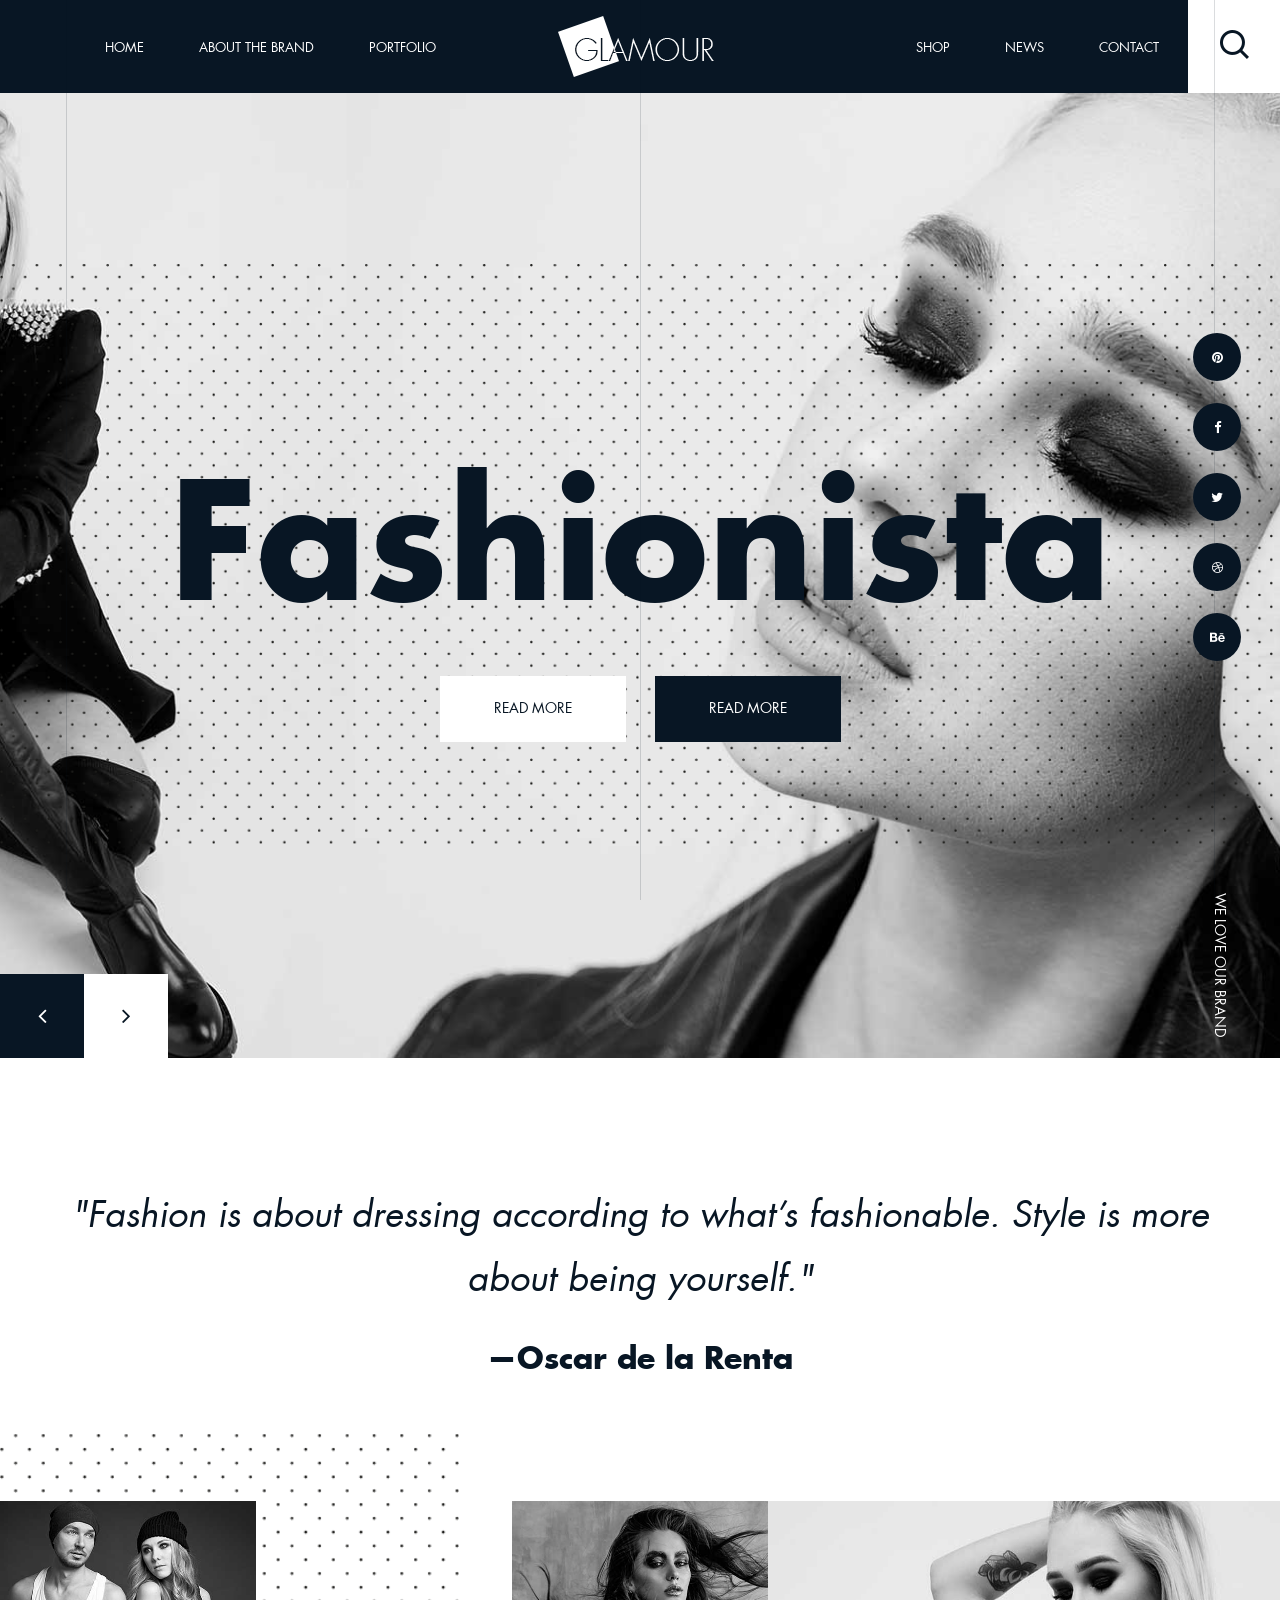
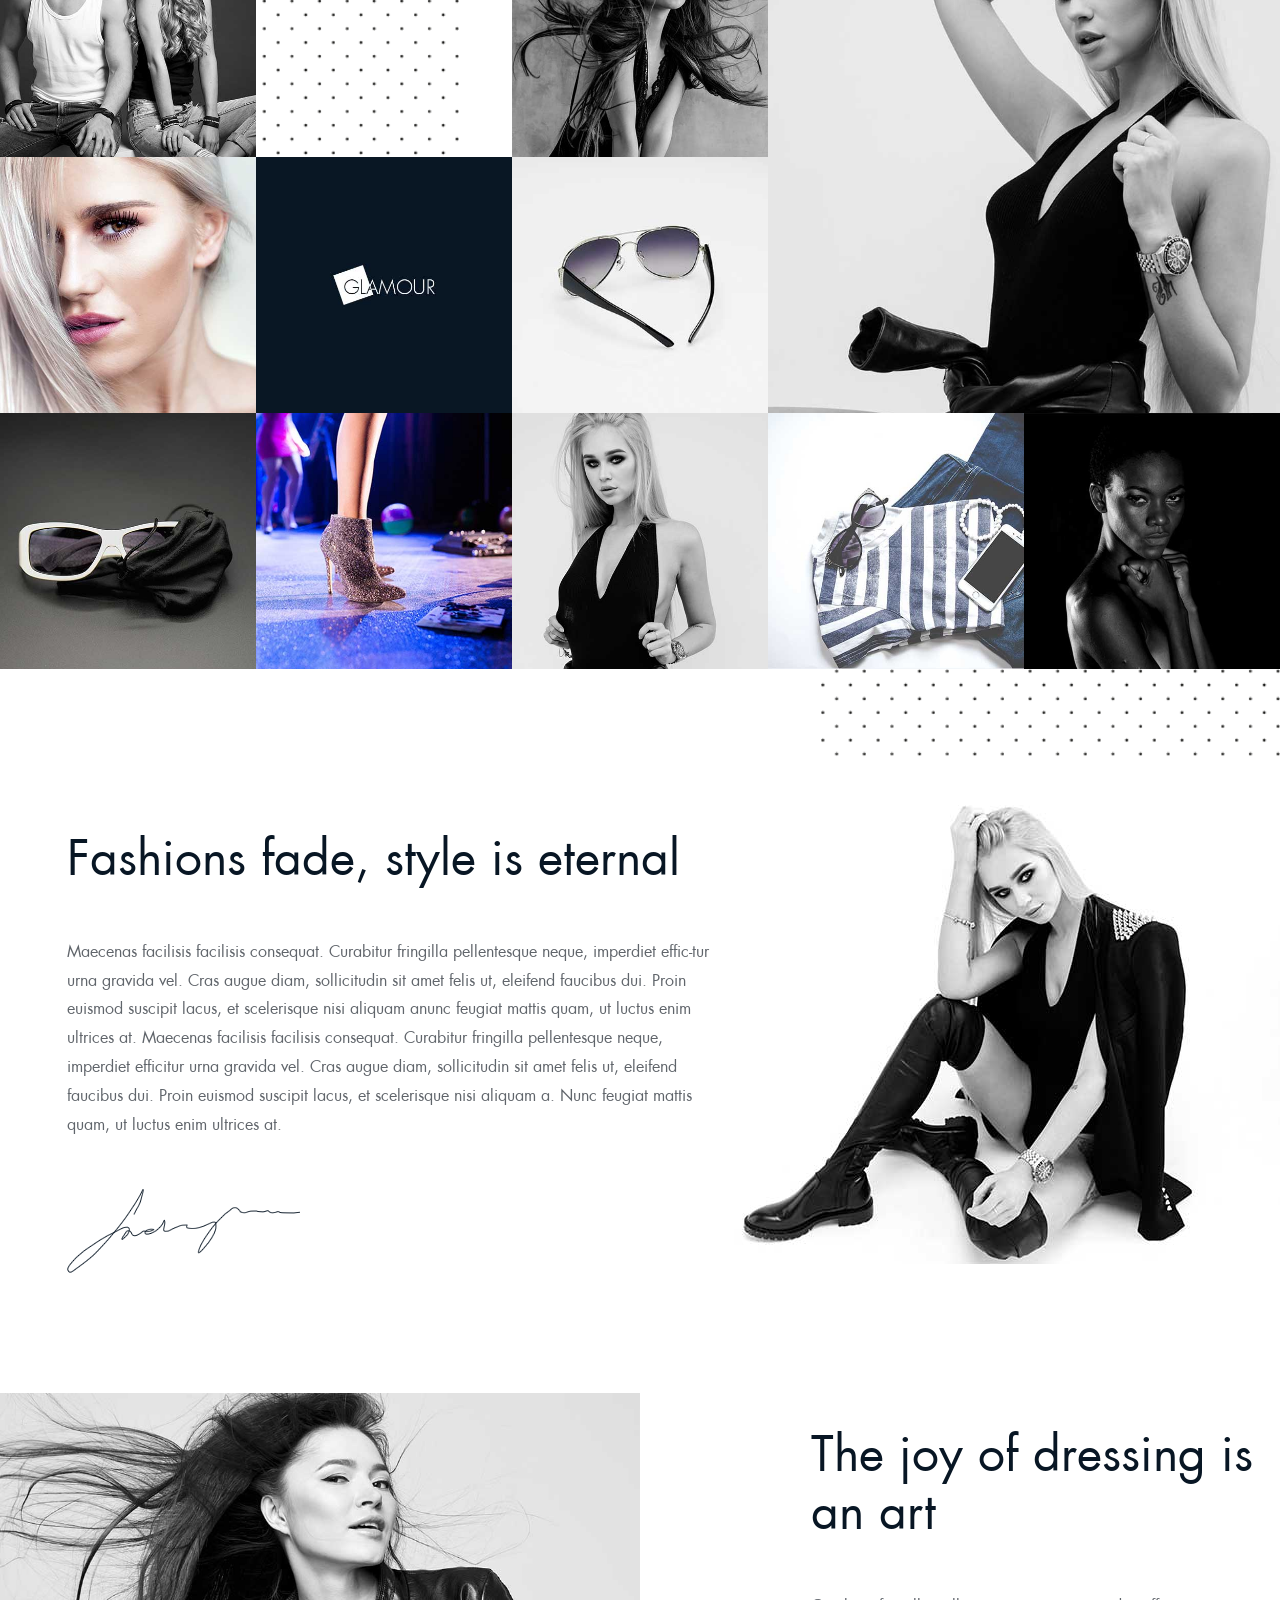
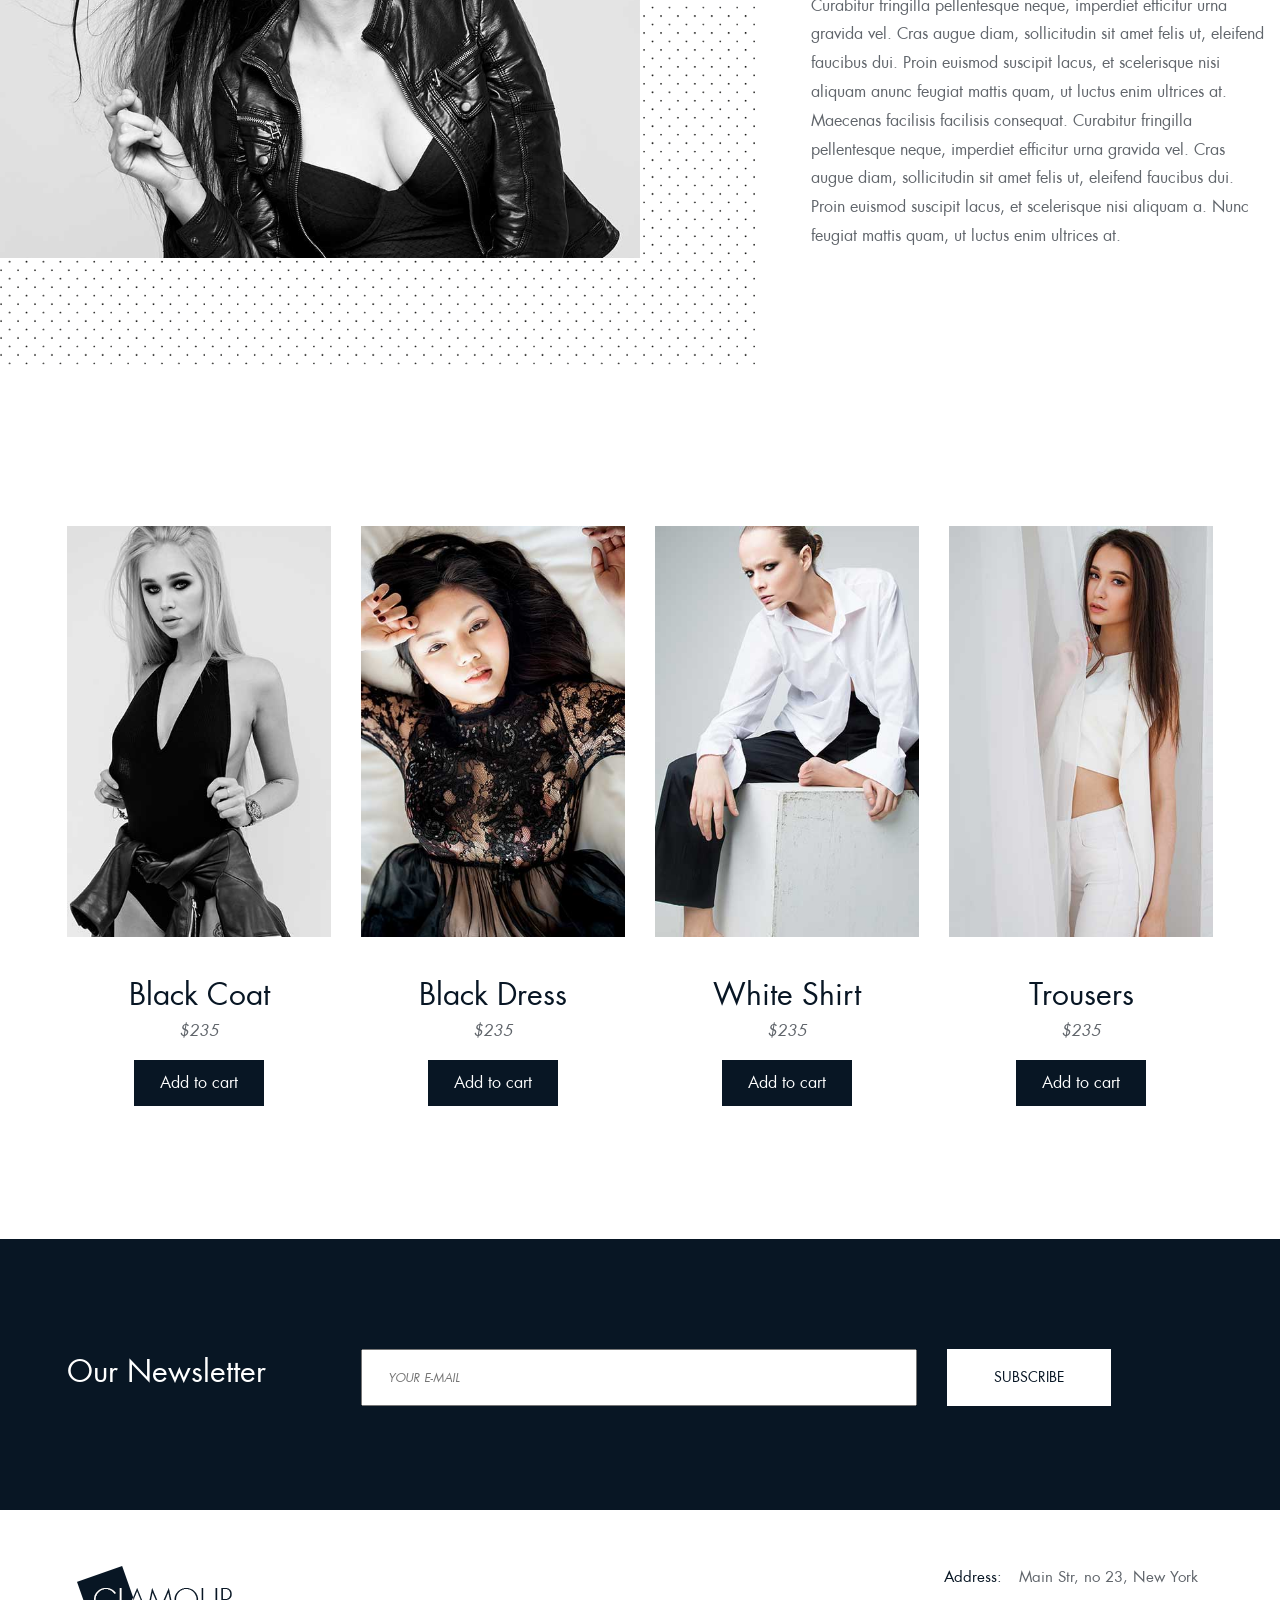
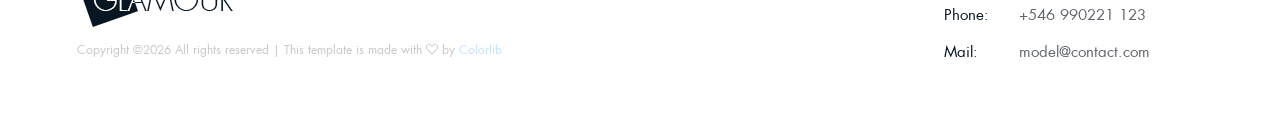
<file: Beautifuls/Content/templates/glamour-free-fashion-ecommerce-website-template-html5-bootstrap-4/glamour/index.html>
<!DOCTYPE html>
<html lang="zxx">
<head>
	<title>Glamour - Fashion HTML Template</title>
	<meta charset="UTF-8">
	<meta name="description" content="Glamour Fashion HTML Template">
	<meta name="keywords" content="glamour, fashion, html">
	<meta name="viewport" content="width=device-width, initial-scale=1.0">
	<!-- Favicon -->
	<link href="img/favicon.ico" rel="shortcut icon"/>

	<!-- Stylesheets -->
	<link rel="stylesheet" href="css/bootstrap.min.css"/>
	<link rel="stylesheet" href="css/font-awesome.min.css"/>
	<link rel="stylesheet" href="css/owl.carousel.min.css"/>
	<link rel="stylesheet" href="css/flaticon.css"/>
	<link rel="stylesheet" href="css/magnific-popup.css"/>

	<!-- Main Stylesheets -->
	<link rel="stylesheet" href="css/style.css"/>


	<!--[if lt IE 9]>
		<script src="https://oss.maxcdn.com/html5shiv/3.7.2/html5shiv.min.js"></script>
		<script src="https://oss.maxcdn.com/respond/1.4.2/respond.min.js"></script>
	<![endif]-->

</head>
<body>
	<!-- Page Preloder -->
	<div id="preloder">
		<div class="loader"></div>
	</div>

	<div class="sp-line"></div>

	<!-- Header section -->
	<header class="header-section">
		<div class="container">
			<ul class="main-menu-left site-menu-style">                        
				<li><a href="index.html">Home</a></li>
				<li><a href="about.html">About the Brand  </a></li>
				<li><a href="portfolio.html">Portfolio</a></li>
			</ul>
			<a href="index.html" class="site-logo">
				<img src="img/logo.png" alt="">
			</a>
			<ul class="main-menu-right site-menu-style">
				<li><a href="elements.html">Shop </a></li>
				<li><a href="blog.html">News</a></li>
				<li><a href="contact.html">Contact</a></li>
			</ul>
		</div>
		<div class="search-switch">
			<img src="img/search-icon.png" alt="">
		</div>
	</header>
	<!-- Header section end -->


	<!-- Hero section -->
	<section class="hero-section">
		<div class="hero-social-links">
			<a href="#"><i class="fa fa-pinterest"></i></a>
			<a href="#"><i class="fa fa-facebook"></i></a>
			<a href="#"><i class="fa fa-twitter"></i></a>
			<a href="#"><i class="fa fa-dribbble"></i></a>
			<a href="#"><i class="fa fa-behance"></i></a>
		</div>
		<div class="brand-text">We love our brand</div>
		<div class="hero-slider owl-carousel">
			<div class="hero-slider-item set-bg" data-setbg="img/slider-bg-1.jpg">
				<div class="hs-content">
					<div class="container">
						<h2>Fashionista</h2>
						<a href="#" class="site-btn sb-white">Read More</a>
						<a href="#" class="site-btn">Read More</a>
					</div>
				</div>
			</div>
			<div class="hero-slider-item set-bg" data-setbg="img/slider-bg-1.jpg">
				<div class="hs-content">
					<div class="container">
						<h2>Fashionista</h2>
						<a href="#" class="site-btn sb-white">Read More</a>
						<a href="#" class="site-btn">Read More</a>
					</div>
				</div>
			</div>
		</div>
	</section>
	<!-- Hero section end -->


	<!-- Quote section end -->
	<section class="quote-section">
		<div class="container">
			<div class="quote-text text-center">
				<p>"Fashion is about dressing according to what’s fashionable. Style is more about being yourself."</p>
				<h3>—Oscar de la Renta</h3>
			</div>
		</div>
	</section>
	<!-- Quote section end -->


	<!-- Portfilio section -->
	<div class="portfolio-section">
		<div class="portfolio-gallery">
			<div class="portfolio-item set-bg" data-setbg="img/works/1.jpg">
				<a href="img/works/1.jpg" class="portfolio-view">loadmore</a>
			</div>
			<div class="portfolio-item --disable">
			</div>
			<div class="portfolio-item set-bg" data-setbg="img/works/2.jpg">
				<a href="img/works/2.jpg" class="portfolio-view">loadmore</a>
			</div>
			<div class="portfolio-item --big set-bg" data-setbg="img/works/6.jpg">
				<a href="img/works/6.jpg" class="portfolio-view">loadmore</a>
			</div>
			<div class="portfolio-item set-bg" data-setbg="img/works/3.jpg">
				<a href="img/works/3.jpg" class="portfolio-view">loadmore</a>
			</div>
			<div class="portfolio-item set-bg" data-setbg="img/works/5.jpg">
				<a href="img/works/5.jpg" class="portfolio-view">loadmore</a>
			</div>
			<div class="portfolio-item set-bg" data-setbg="img/works/4.jpg">
				<a href="img/works/4.jpg" class="portfolio-view">loadmore</a>
			</div>
			<div class="portfolio-item set-bg" data-setbg="img/works/7.jpg">
				<a href="img/works/7.jpg" class="portfolio-view">loadmore</a>
			</div>
			<div class="portfolio-item set-bg" data-setbg="img/works/8.jpg">
				<a href="img/works/8.jpg" class="portfolio-view">loadmore</a>
			</div>
			<div class="portfolio-item set-bg" data-setbg="img/works/9.jpg">
				<a href="img/works/9.jpg" class="portfolio-view">loadmore</a>
			</div>
			<div class="portfolio-item set-bg" data-setbg="img/works/10.jpg">
				<a href="img/works/10.jpg" class="portfolio-view">loadmore</a>
			</div>
			<div class="portfolio-item set-bg" data-setbg="img/works/11.jpg">
				<a href="img/works/11.jpg" class="portfolio-view">loadmore</a>
			</div>
		</div>
	</div>
	<!-- Portfilio section end -->


	<!-- About section -->
	<section class="about-secton">
		<div class="container">
			<img src="img/about-img.jpg" class="about-img" alt="">
			<div class="row">
				<div class="col-lg-7 about-text">
					<h2>Fashions fade, style is eternal</h2>
					<p>Maecenas facilisis facilisis consequat. Curabitur fringilla pellentesque neque, imperdiet effic-tur urna gravida vel. Cras augue diam, sollicitudin sit amet felis ut, eleifend faucibus dui. Proin euismod suscipit lacus, et scelerisque nisi aliquam anunc feugiat mattis quam, ut luctus enim ultrices at. Maecenas facilisis facilisis consequat. Curabitur fringilla pellentesque neque, imperdiet efficitur urna gravida vel. Cras augue diam, sollicitudin sit amet felis ut, eleifend faucibus dui. Proin euismod suscipit lacus, et scelerisque nisi aliquam a. Nunc feugiat mattis quam, ut luctus enim ultrices at.</p>
					<img src="img/signature.png" alt="">
				</div>
			</div>
		</div>
		<div class="about-img-box-warp">
			<div class="container-fluid">
				<div class="row">
					<div class="col-lg-6 p-0">
						<div class="about-img-box">
							<img src="img/image-box.jpg" alt="">
						</div>
					</div>
					<div class="col-lg-6  d-lg-flex align-items-center p-0">
						<div class="about-text-box-warp">
							<div class="about-text">
								<h2>The joy of dressing is an art</h2>
								<p>Curabitur fringilla pellentesque neque, imperdiet efficitur urna gravida vel. Cras augue diam, sollicitudin sit amet felis ut, eleifend faucibus dui. Proin euismod suscipit lacus, et scelerisque nisi aliquam anunc feugiat mattis quam, ut luctus enim ultrices at. Maecenas facilisis facilisis consequat. Curabitur fringilla pellentesque neque, imperdiet efficitur urna gravida vel. Cras augue diam, sollicitudin sit amet felis ut, eleifend faucibus dui. Proin euismod suscipit lacus, et scelerisque nisi aliquam a. Nunc feugiat mattis quam, ut luctus enim ultrices at.</p>
							</div>
						</div>
					</div>
				</div>
			</div>
		</div>
	</section>
	<!-- About section end -->
	
	
	<!-- Shop section  -->
	<section class="shop-section">
		<div class="container">
			<div class="row">
				<div class="col-lg-3 col-sm-6">
					<div class="shop-item">
						<img src="img/shop/1.jpg" alt="">
						<h3>Black Coat</h3>
						<h6>$235</h6>
						<a href="" class="add-card">Add to cart</a>
					</div>
				</div>
				<div class="col-lg-3 col-sm-6">
					<div class="shop-item">
						<img src="img/shop/2.jpg" alt="">
						<h3>Black Dress</h3>
						<h6>$235</h6>
						<a href="" class="add-card">Add to cart</a>
					</div>
				</div>
				<div class="col-lg-3 col-sm-6">
					<div class="shop-item">
						<img src="img/shop/3.jpg" alt="">
						<h3>White Shirt</h3>
						<h6>$235</h6>
						<a href="" class="add-card">Add to cart</a>
					</div>
				</div>
				<div class="col-lg-3 col-sm-6">
					<div class="shop-item">
						<img src="img/shop/4.jpg" alt="">
						<h3>Trousers</h3>
						<h6>$235</h6>
						<a href="" class="add-card">Add to cart</a>
					</div>
				</div>
			</div>
		</div>
	</section>
	<!-- Shop section end -->
	

	<!-- Newslatter section -->
	<section class="newsletter-section">
		<div class="container">
			<div class="row">
				<div class="col-lg-3 text-white">
					<h3>Our Newsletter</h3>
				</div>
				<div class="col-lg-9">
					<form class="newsletter-form">
						<input type="text" placeholder="Your E-mail">
						<button class="site-btn sb-white">subscribe</button>
					</form>	
				</div>
			</div>
		</div>
	</section>
	<!-- Newslatter section end -->


	<!-- Footer section -->
	<footer class="footer-section">
		<div class="container">
			<div class="row">
				<div class="col-xl-9 col-lg-8 col-md-7 order-md-1 order-2">
					<img src="img/logo-dark.png" alt="" class="footer-logo">
					<div class="copyright"><!-- Link back to Colorlib can't be removed. Template is licensed under CC BY 3.0. -->
Copyright &copy;<script>document.write(new Date().getFullYear());</script> All rights reserved | This template is made with <i class="fa fa-heart-o" aria-hidden="true"></i> by <a href="https://colorlib.com" target="_blank">Colorlib</a>
<!-- Link back to Colorlib can't be removed. Template is licensed under CC BY 3.0. --></div>
				</div>
				<div class="col-xl-3 col-lg-4 col-md-5 order-md-2 order-1">
					<ul class="footer-contact-list">
						<li><span>Address:</span>Main Str, no 23, New York</li>
						<li><span>Phone:</span>+546 990221 123</li>
						<li><span>Mail:</span>model@contact.com</li>
					</ul>
				</div>
			</div>
		</div>
	</footer>
	<!-- Footer section end -->


	<!-- Search model -->
	<div class="search-model">
		<div class="h-100 d-flex align-items-center justify-content-center">
			<div class="search-close-switch">+</div>
			<form class="search-model-form">
				<input type="text" id="search-input" placeholder="Search here.....">
			</form>
		</div>
	</div>
	<!-- Search model end -->
	       

	<!--====== Javascripts & Jquery ======-->
	<script src="js/jquery-3.2.1.min.js"></script>
	<script src="js/bootstrap.min.js"></script>
	<script src="js/jquery.magnific-popup.min.js"></script>
	<script src="js/owl.carousel.min.js"></script>
	<script src="js/isotope.pkgd.min.js"></script>
	<script src="js/circle-progress.min.js"></script>
	<script src="js/main.js"></script>

	</body>
</html>
</file>
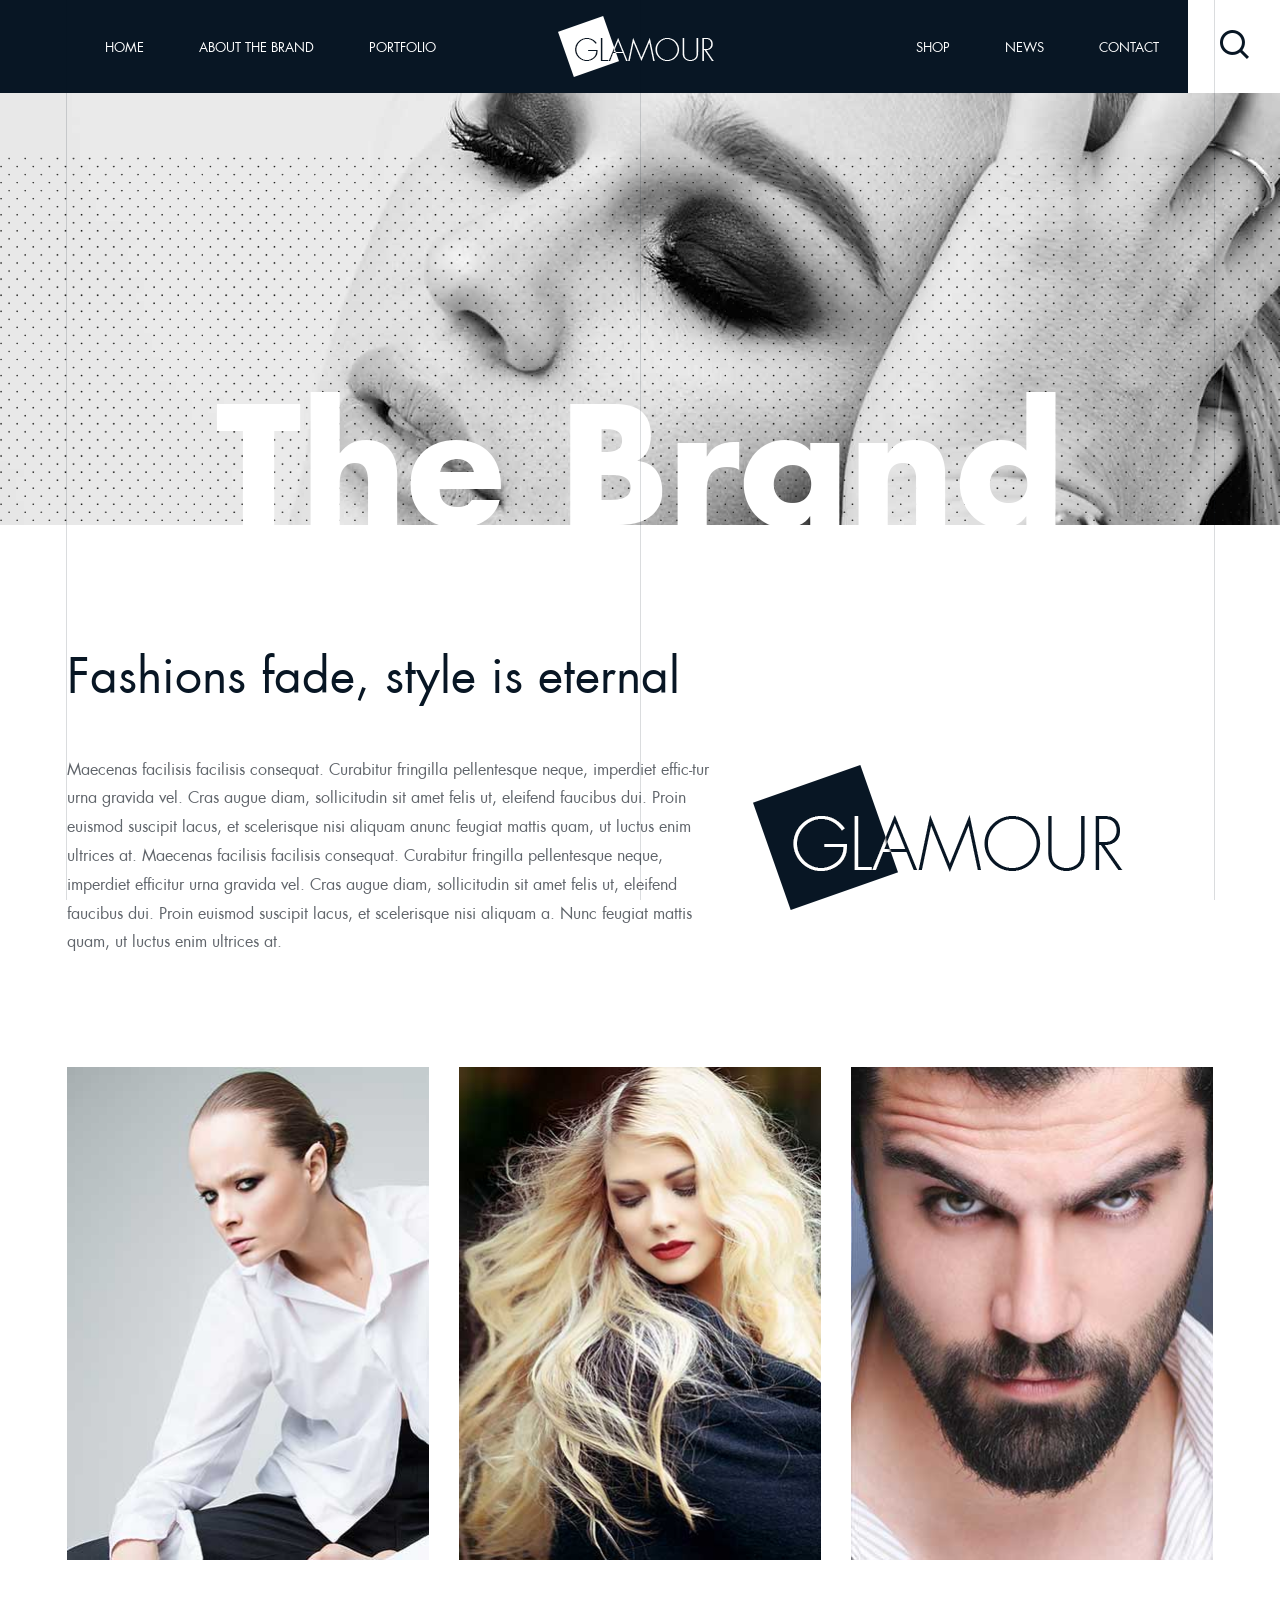
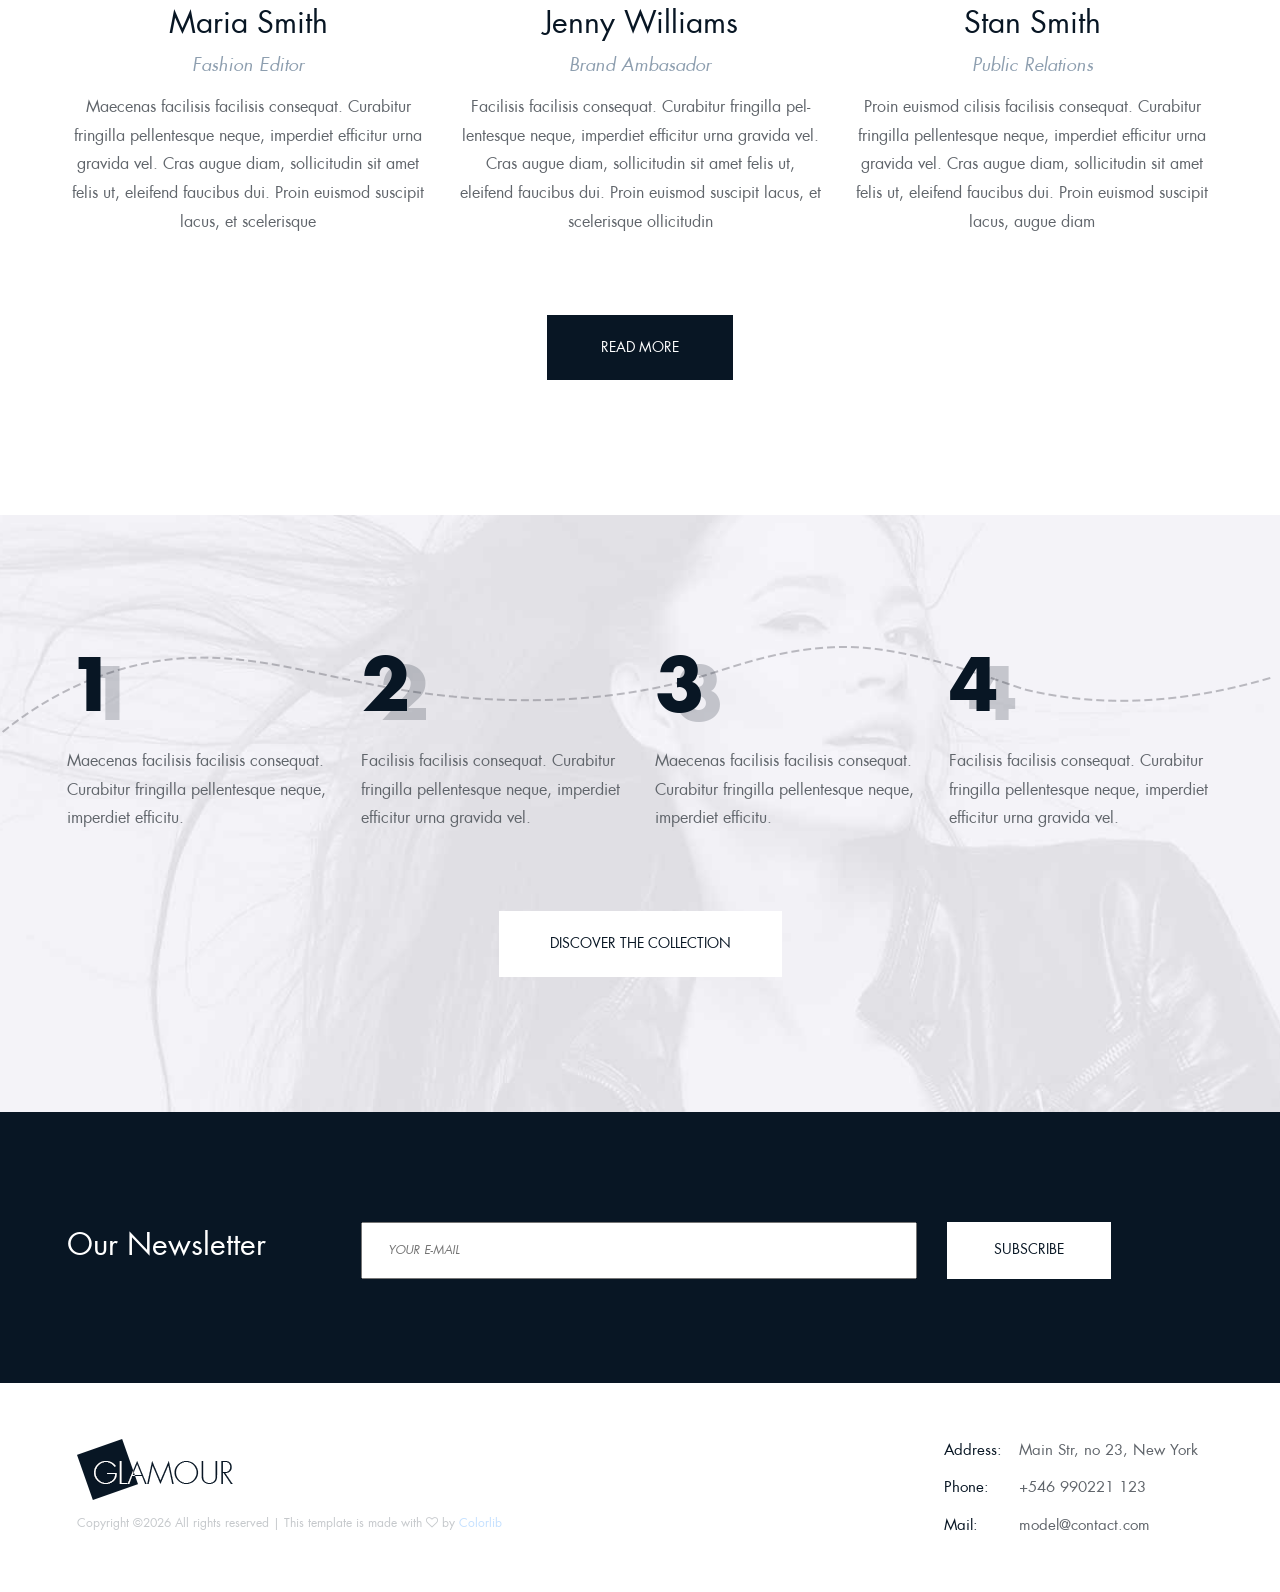
<file: Beautifuls/Content/templates/glamour-free-fashion-ecommerce-website-template-html5-bootstrap-4/glamour/about.html>
<!DOCTYPE html>
<html lang="zxx">
<head>
	<title>Glamour - Fashion HTML Template</title>
	<meta charset="UTF-8">
	<meta name="description" content="Glamour Fashion HTML Template">
	<meta name="keywords" content="glamour, fashion, html">
	<meta name="viewport" content="width=device-width, initial-scale=1.0">
	<!-- Favicon -->
	<link href="img/favicon.ico" rel="shortcut icon"/>

	<!-- Stylesheets -->
	<link rel="stylesheet" href="css/bootstrap.min.css"/>
	<link rel="stylesheet" href="css/font-awesome.min.css"/>
	<link rel="stylesheet" href="css/owl.carousel.min.css"/>
	<link rel="stylesheet" href="css/flaticon.css"/>
	<link rel="stylesheet" href="css/magnific-popup.css"/>

	<!-- Main Stylesheets -->
	<link rel="stylesheet" href="css/style.css"/>


	<!--[if lt IE 9]>
		<script src="https://oss.maxcdn.com/html5shiv/3.7.2/html5shiv.min.js"></script>
		<script src="https://oss.maxcdn.com/respond/1.4.2/respond.min.js"></script>
	<![endif]-->

</head>
<body>
	<!-- Page Preloder -->
	<div id="preloder">
		<div class="loader"></div>
	</div>

	<div class="sp-line"></div>

	<!-- Header section -->
	<header class="header-section">
		<div class="container">
			<ul class="main-menu-left site-menu-style">                        
				<li><a href="index.html">Home</a></li>
				<li><a href="about.html">About the Brand  </a></li>
				<li><a href="portfolio.html">Portfolio</a></li>
			</ul>
			<a href="index.html" class="site-logo">
				<img src="img/logo.png" alt="">
			</a>
			<ul class="main-menu-right site-menu-style">
				<li><a href="elements.html">Shop </a></li>
				<li><a href="blog.html">News</a></li>
				<li><a href="contact.html">Contact</a></li>
			</ul>
		</div>
		<div class="search-switch">
			<img src="img/search-icon.png" alt="">
		</div>
	</header>
	<!-- Header section end -->


	<!-- Page info section -->
	<section class="page-info-section set-bg" data-setbg="img/page-info-bg/1.jpg">
		<h2>The Brand</h2>
	</section>
	<!-- Page info section end -->


	<!-- About Intro section -->
	<section class="about-intor-section">
		<div class="container">
			<div class="row">
				<div class="col-lg-7 order-lg-1 order-2">
					<div class="about-text">
						<h2>Fashions fade, style is eternal</h2>
						<p>Maecenas facilisis facilisis consequat. Curabitur fringilla pellentesque neque, imperdiet effic-tur urna gravida vel. Cras augue diam, sollicitudin sit amet felis ut, eleifend faucibus dui. Proin euismod suscipit lacus, et scelerisque nisi aliquam anunc feugiat mattis quam, ut luctus enim ultrices at. Maecenas facilisis facilisis consequat. Curabitur fringilla pellentesque neque, imperdiet efficitur urna gravida vel. Cras augue diam, sollicitudin sit amet felis ut, eleifend faucibus dui. Proin euismod suscipit lacus, et scelerisque nisi aliquam a. Nunc feugiat mattis quam, ut luctus enim ultrices at.</p>
					</div>
				</div>
				<div class="col-lg-5 order-lg-2 order-1">
					<img src="img/logo-big.png" class="about-logo" alt="">
				</div>
			</div>
		</div>
	</section>
	<!-- About Intro section end -->
	
	
	<!-- Team section end -->
	<section class="team-section">
		<div class="container">
			<div class="row">
				<div class="col-md-4">
					<div class="team-member">
						<a href="" class="member-pic">
							<img src="img/team/1.jpg" alt="">
						</a>
						<h3>Maria Smith</h3>
						<span>Fashion Editor</span>
						<p>Maecenas facilisis facilisis consequat. Curabitur fringilla pellentesque neque, imperdiet efficitur urna gravida vel. Cras augue diam, sollicitudin sit amet felis ut, eleifend faucibus dui. Proin euismod suscipit lacus, et scelerisque </p>
					</div>
				</div>
				<div class="col-md-4">
					<div class="team-member">
						<a href="" class="member-pic">
							<img src="img/team/2.jpg" alt="">
						</a>
						<h3>Jenny Williams</h3>
						<span>Brand Ambasador</span>
						<p>Facilisis facilisis consequat. Curabitur fringilla pel-lentesque neque, imperdiet efficitur urna gravida vel. Cras augue diam, sollicitudin sit amet felis ut, eleifend faucibus dui. Proin euismod suscipit lacus, et scelerisque ollicitudin </p>
					</div>
				</div>
				<div class="col-md-4">
					<div class="team-member">
						<a href="" class="member-pic">
							<img src="img/team/3.jpg" alt="">
						</a>
						<h3>Stan Smith</h3>
						<span>Public Relations</span>
						<p>Proin euismod cilisis facilisis consequat. Curabitur fringilla pellentesque neque, imperdiet efficitur urna gravida vel. Cras augue diam, sollicitudin sit amet felis ut, eleifend faucibus dui. Proin euismod suscipit lacus, augue diam</p>
					</div>
				</div>
			</div>
			<div class="text-center pt-5">
				<a href="" class="site-btn">Read More</a>
			</div>
		</div>
	</section>
	<!-- Team section end -->


	<!-- Steps section -->
	<section class="steps-section set-bg" data-setbg="img/steps-bg.jpg">
		<div class="container">
			<img src="img/steps-line.png" class="step-line" alt="">
			<div class="row">
				<div class="col-lg-3 col-sm-6">
					<div class="step">
						<h2>1</h2>
						<p>Maecenas facilisis facilisis consequat. Curabitur fringilla pellentesque neque, imperdiet efficitu.</p>
					</div>
				</div>
				<div class="col-lg-3 col-sm-6">
					<div class="step">
						<h2>2</h2>
						<p>Facilisis facilisis consequat. Curabitur fringilla pellentesque neque, imperdiet efficitur urna gravida vel.</p>
					</div>
				</div>
				<div class="col-lg-3 col-sm-6">
					<div class="step">
						<h2>3</h2>
						<p>Maecenas facilisis facilisis consequat. Curabitur fringilla pellentesque neque, imperdiet efficitu.</p>
					</div>
				</div>
				<div class="col-lg-3 col-sm-6">
					<div class="step">
						<h2>4</h2>
						<p>Facilisis facilisis consequat. Curabitur fringilla pellentesque neque, imperdiet efficitur urna gravida vel.</p>
					</div>
				</div>
			</div>
			<div class="text-center pt-5">
				<a href="" class="site-btn sb-white">Discover the collection</a>
			</div>
		</div>
	</section>
	<!-- Steps section end -->
	
	
	<!-- Newslatter section -->
	<section class="newsletter-section">
		<div class="container">
			<div class="row">
				<div class="col-lg-3 text-white">
					<h3>Our Newsletter</h3>
				</div>
				<div class="col-lg-9">
					<form class="newsletter-form">
						<input type="text" placeholder="Your E-mail">
						<button class="site-btn sb-white">subscribe</button>
					</form>	
				</div>
			</div>
		</div>
	</section>
	<!-- Newslatter section end -->
	

	<!-- Footer section -->
	<footer class="footer-section">
		<div class="container">
			<div class="row">
				<div class="col-xl-9 col-lg-8 col-md-7 order-md-1 order-2">
					<img src="img/logo-dark.png" alt="" class="footer-logo">
					<div class="copyright"><!-- Link back to Colorlib can't be removed. Template is licensed under CC BY 3.0. -->
Copyright &copy;<script>document.write(new Date().getFullYear());</script> All rights reserved | This template is made with <i class="fa fa-heart-o" aria-hidden="true"></i> by <a href="https://colorlib.com" target="_blank">Colorlib</a>
<!-- Link back to Colorlib can't be removed. Template is licensed under CC BY 3.0. --></div>
				</div>
				<div class="col-xl-3 col-lg-4 col-md-5 order-md-2 order-1">
					<ul class="footer-contact-list">
						<li><span>Address:</span>Main Str, no 23, New York</li>
						<li><span>Phone:</span>+546 990221 123</li>
						<li><span>Mail:</span>model@contact.com</li>
					</ul>
				</div>
			</div>
		</div>
	</footer>
	<!-- Footer section end -->


	<!-- Search model -->
	<div class="search-model">
		<div class="h-100 d-flex align-items-center justify-content-center">
			<div class="search-close-switch">+</div>
			<form class="search-model-form">
				<input type="text" id="search-input" placeholder="Search here.....">
			</form>
		</div>
	</div>
	<!-- Search model end -->
	       

	<!--====== Javascripts & Jquery ======-->
	<script src="js/jquery-3.2.1.min.js"></script>
	<script src="js/bootstrap.min.js"></script>
	<script src="js/jquery.magnific-popup.min.js"></script>
	<script src="js/owl.carousel.min.js"></script>
	<script src="js/isotope.pkgd.min.js"></script>
	<script src="js/circle-progress.min.js"></script>
	<script src="js/main.js"></script>

	</body>
</html>
</file>
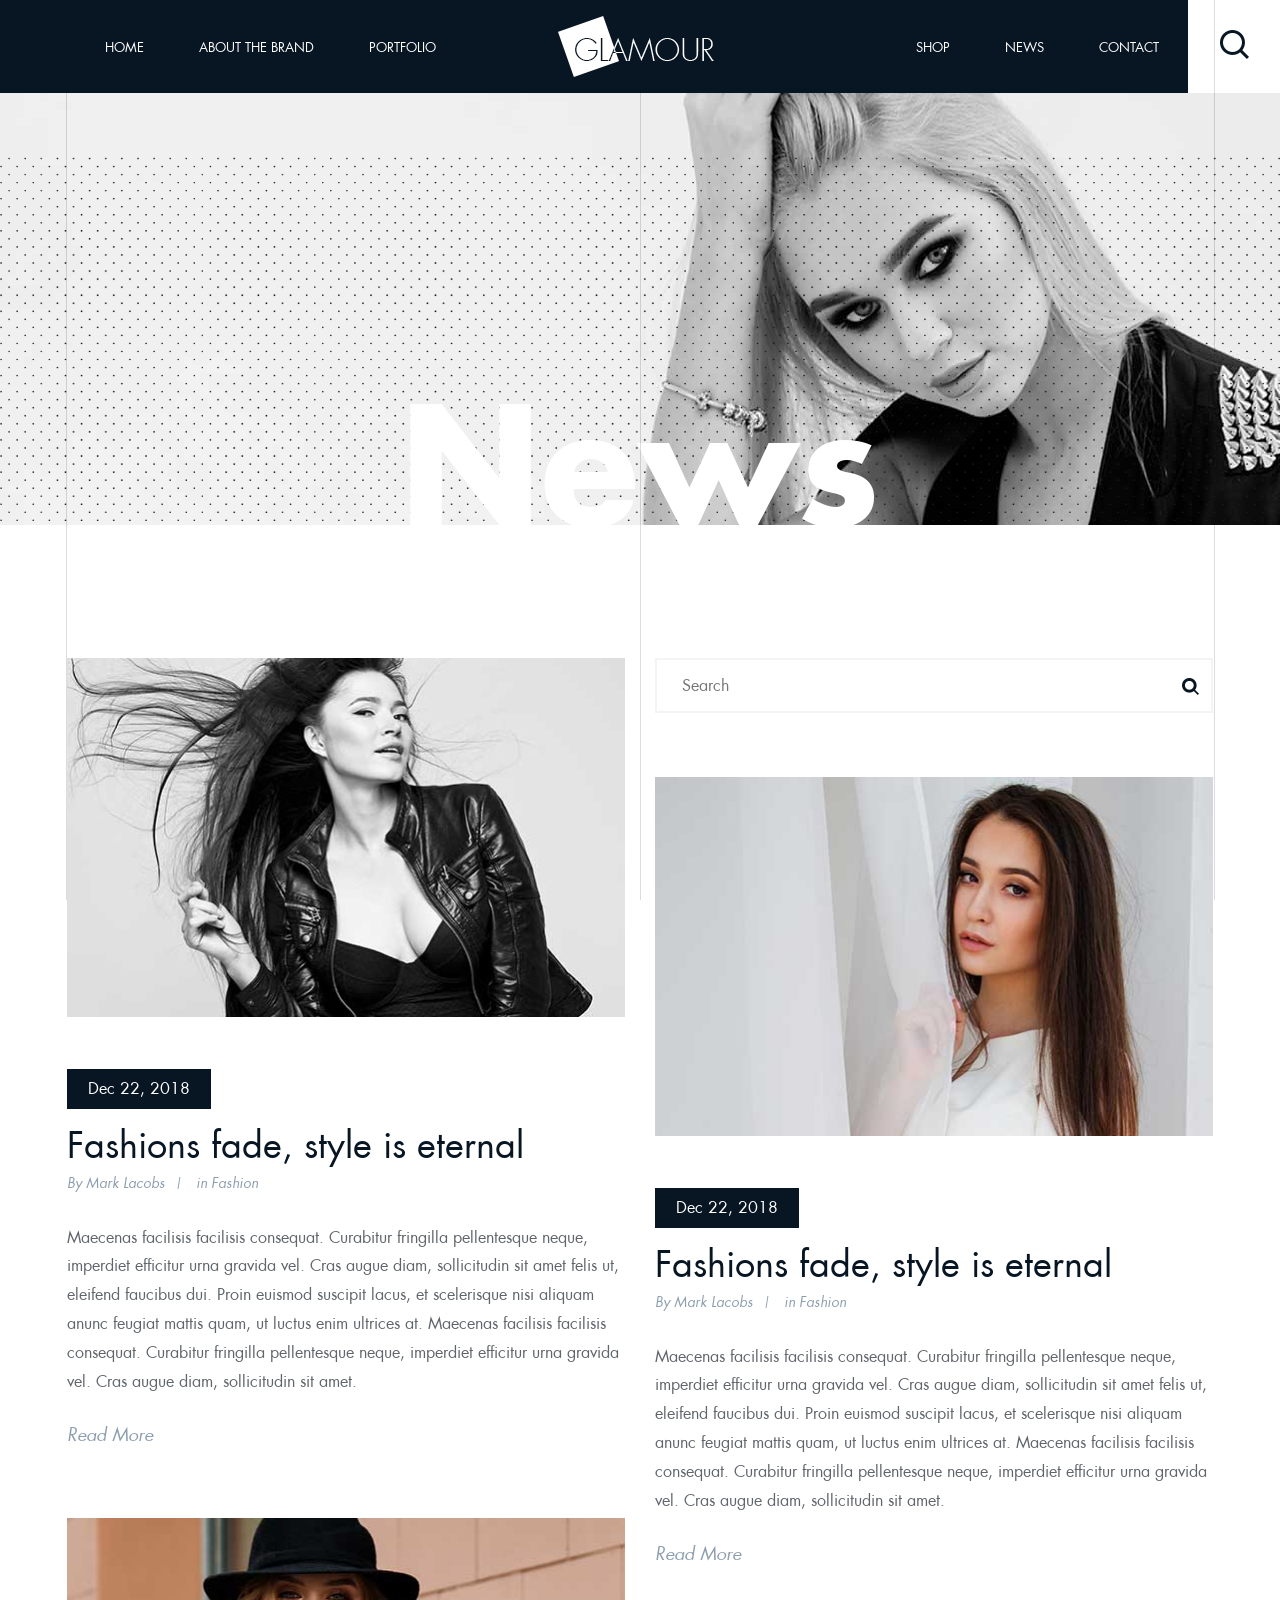
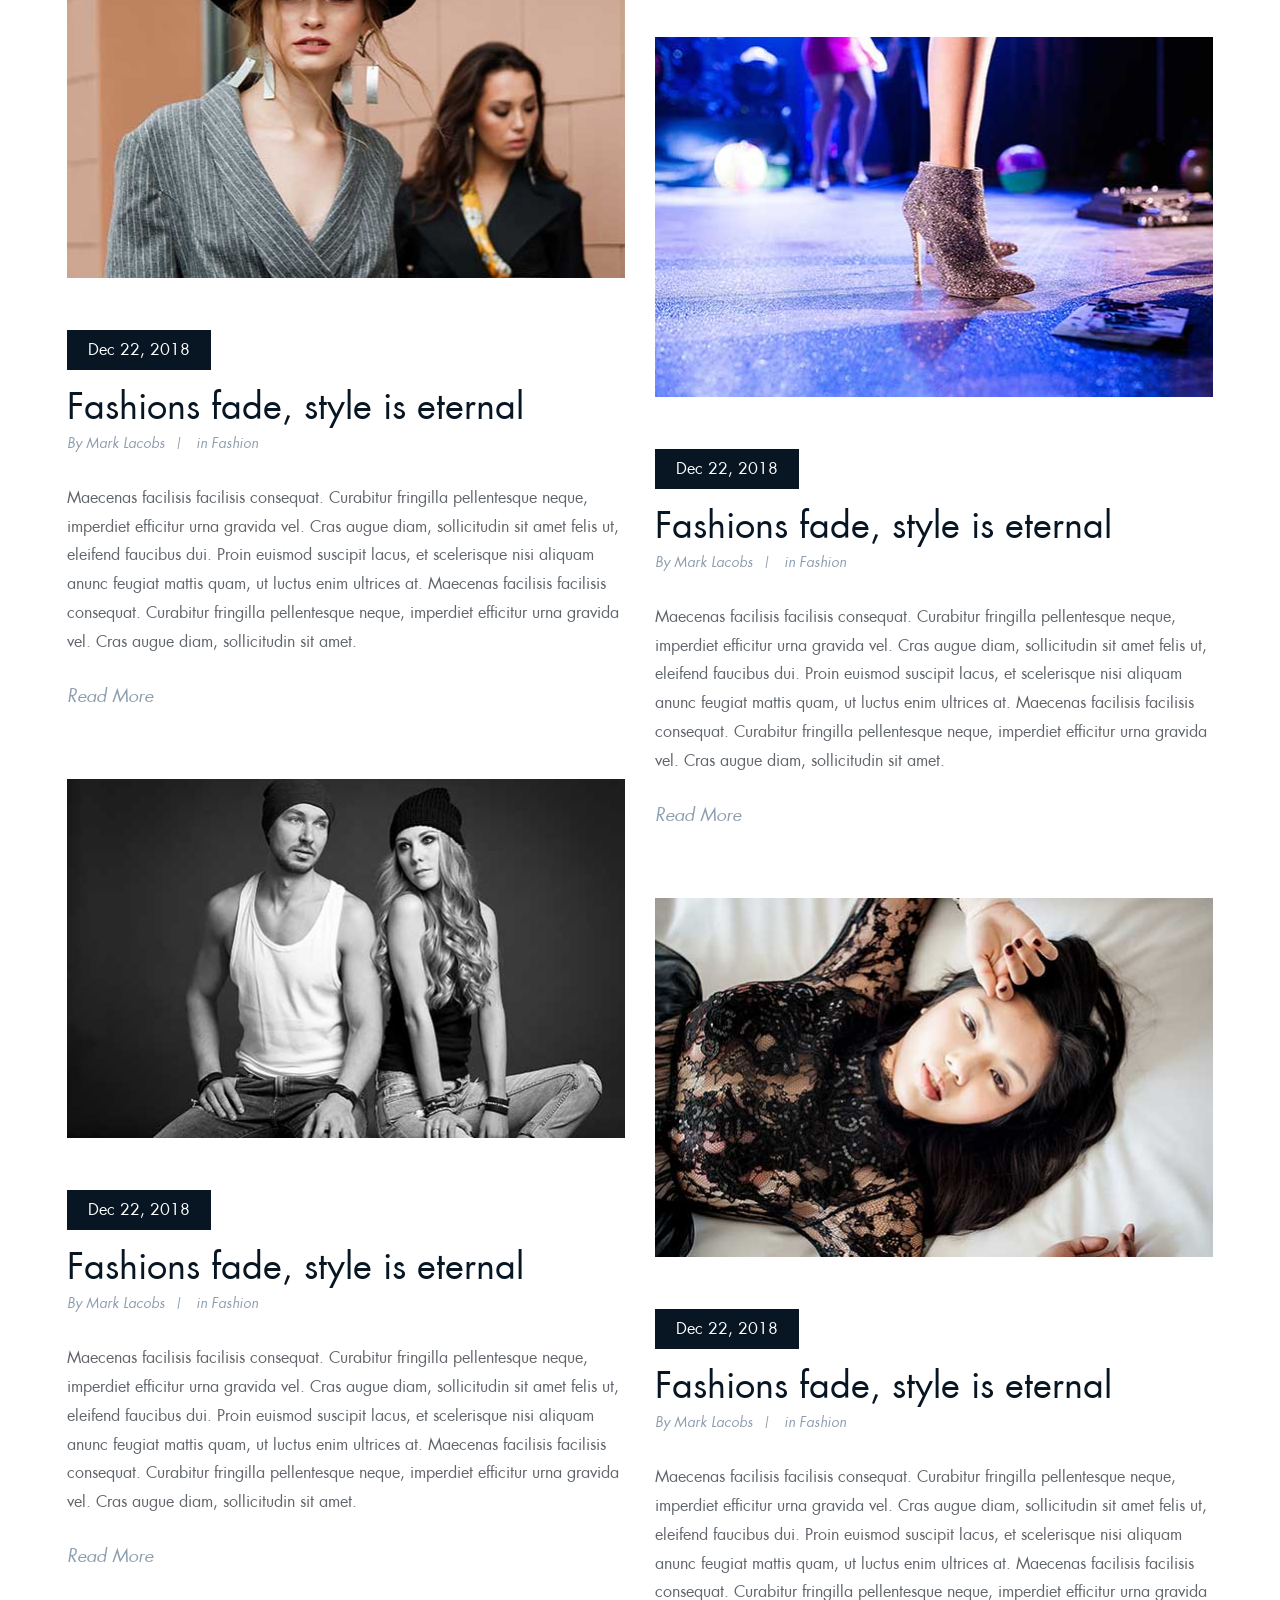
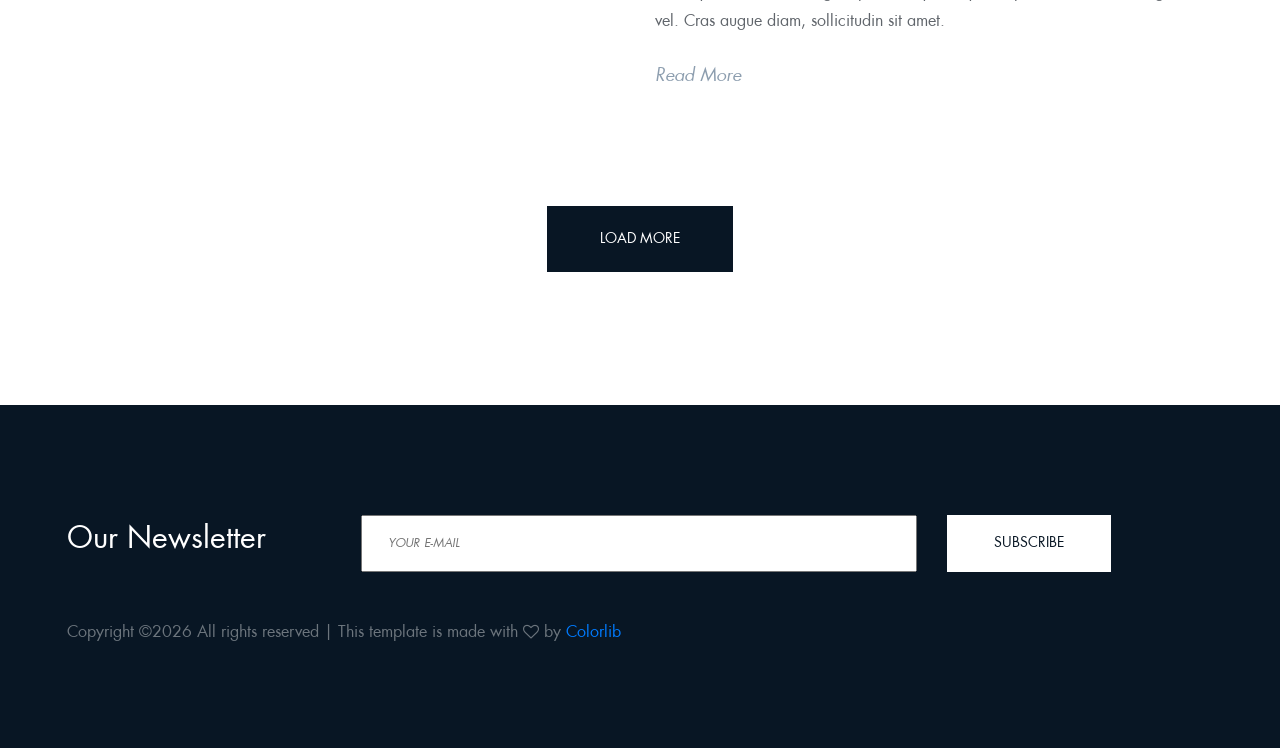
<file: Beautifuls/Content/templates/glamour-free-fashion-ecommerce-website-template-html5-bootstrap-4/glamour/blog.html>
<!DOCTYPE html>
<html lang="zxx">
<head>
	<title>Glamour - Fashion HTML Template</title>
	<meta charset="UTF-8">
	<meta name="description" content="Glamour Fashion HTML Template">
	<meta name="keywords" content="glamour, fashion, html">
	<meta name="viewport" content="width=device-width, initial-scale=1.0">
	<!-- Favicon -->
	<link href="img/favicon.ico" rel="shortcut icon"/>

	<!-- Stylesheets -->
	<link rel="stylesheet" href="css/bootstrap.min.css"/>
	<link rel="stylesheet" href="css/font-awesome.min.css"/>
	<link rel="stylesheet" href="css/owl.carousel.min.css"/>
	<link rel="stylesheet" href="css/flaticon.css"/>
	<link rel="stylesheet" href="css/magnific-popup.css"/>

	<!-- Main Stylesheets -->
	<link rel="stylesheet" href="css/style.css"/>


	<!--[if lt IE 9]>
		<script src="https://oss.maxcdn.com/html5shiv/3.7.2/html5shiv.min.js"></script>
		<script src="https://oss.maxcdn.com/respond/1.4.2/respond.min.js"></script>
	<![endif]-->

</head>
<body>
	<!-- Page Preloder -->
	<div id="preloder">
		<div class="loader"></div>
	</div>

	<div class="sp-line"></div>

	<!-- Header section -->
	<header class="header-section">
		<div class="container">
			<ul class="main-menu-left site-menu-style">                        
				<li><a href="index.html">Home</a></li>
				<li><a href="about.html">About the Brand  </a></li>
				<li><a href="portfolio.html">Portfolio</a></li>
			</ul>
			<a href="index.html" class="site-logo">
				<img src="img/logo.png" alt="">
			</a>
			<ul class="main-menu-right site-menu-style">
				<li><a href="elements.html">Shop </a></li>
				<li><a href="blog.html">News</a></li>
				<li><a href="contact.html">Contact</a></li>
			</ul>
		</div>
		<div class="search-switch">
			<img src="img/search-icon.png" alt="">
		</div>
	</header>
	<!-- Header section end -->


	<!-- Page info section -->
	<section class="page-info-section set-bg" data-setbg="img/page-info-bg/2.jpg">
		<h2>News</h2>
	</section>
	<!-- Page info section end -->


	<!-- Blog section -->
	<section class="blog-section">
		<div class="container">
			<div class="row blog-grid">
				<div class="col-md-6 blog-search-form-warp">
					<form class="blog-search-form">
						<input type="text" placeholder="Search">
						<button><img src="img/search-icon-small.png" alt=""></button>
					</form>
				</div>
				<div class="col-md-6 blog-grid-item">
					<div class="blog-post">
						<img src="img/blog/1.jpg" alt="">
						<div class="blog-date">Dec 22, 2018</div>
						<h2>Fashions fade, style is eternal</h2>
						<div class="post-metas">
							<div class="post-meta">By Mark Lacobs</div>
							<div class="post-meta">in Fashion</div>
						</div>
						<p>Maecenas facilisis facilisis consequat. Curabitur fringilla pellentesque neque, imperdiet efficitur urna gravida vel. Cras augue diam, sollicitudin sit amet felis ut, eleifend faucibus dui. Proin euismod suscipit lacus, et scelerisque nisi aliquam anunc feugiat mattis quam, ut luctus enim ultrices at. Maecenas facilisis facilisis consequat. Curabitur fringilla pellentesque neque, imperdiet efficitur urna gravida vel. Cras augue diam, sollicitudin sit amet.</p>
						<a href="" class="readmore">Read More</a>
					</div>
				</div>
				<div class="col-md-6 blog-grid-item">
					<div class="blog-post">
						<img src="img/blog/2.jpg" alt="">
						<div class="blog-date">Dec 22, 2018</div>
						<h2>Fashions fade, style is eternal</h2>
						<div class="post-metas">
							<div class="post-meta">By Mark Lacobs</div>
							<div class="post-meta">in Fashion</div>
						</div>
						<p>Maecenas facilisis facilisis consequat. Curabitur fringilla pellentesque neque, imperdiet efficitur urna gravida vel. Cras augue diam, sollicitudin sit amet felis ut, eleifend faucibus dui. Proin euismod suscipit lacus, et scelerisque nisi aliquam anunc feugiat mattis quam, ut luctus enim ultrices at. Maecenas facilisis facilisis consequat. Curabitur fringilla pellentesque neque, imperdiet efficitur urna gravida vel. Cras augue diam, sollicitudin sit amet.</p>
						<a href="" class="readmore">Read More</a>
					</div>
				</div>
				<div class="col-md-6 blog-grid-item">
					<div class="blog-post">
						<img src="img/blog/3.jpg" alt="">
						<div class="blog-date">Dec 22, 2018</div>
						<h2>Fashions fade, style is eternal</h2>
						<div class="post-metas">
							<div class="post-meta">By Mark Lacobs</div>
							<div class="post-meta">in Fashion</div>
						</div>
						<p>Maecenas facilisis facilisis consequat. Curabitur fringilla pellentesque neque, imperdiet efficitur urna gravida vel. Cras augue diam, sollicitudin sit amet felis ut, eleifend faucibus dui. Proin euismod suscipit lacus, et scelerisque nisi aliquam anunc feugiat mattis quam, ut luctus enim ultrices at. Maecenas facilisis facilisis consequat. Curabitur fringilla pellentesque neque, imperdiet efficitur urna gravida vel. Cras augue diam, sollicitudin sit amet.</p>
						<a href="" class="readmore">Read More</a>
					</div>
				</div>
				<div class="col-md-6 blog-grid-item">
					<div class="blog-post">
						<img src="img/blog/4.jpg" alt="">
						<div class="blog-date">Dec 22, 2018</div>
						<h2>Fashions fade, style is eternal</h2>
						<div class="post-metas">
							<div class="post-meta">By Mark Lacobs</div>
							<div class="post-meta">in Fashion</div>
						</div>
						<p>Maecenas facilisis facilisis consequat. Curabitur fringilla pellentesque neque, imperdiet efficitur urna gravida vel. Cras augue diam, sollicitudin sit amet felis ut, eleifend faucibus dui. Proin euismod suscipit lacus, et scelerisque nisi aliquam anunc feugiat mattis quam, ut luctus enim ultrices at. Maecenas facilisis facilisis consequat. Curabitur fringilla pellentesque neque, imperdiet efficitur urna gravida vel. Cras augue diam, sollicitudin sit amet.</p>
						<a href="" class="readmore">Read More</a>
					</div>
				</div>
				<div class="col-md-6 blog-grid-item">
					<div class="blog-post">
						<img src="img/blog/5.jpg" alt="">
						<div class="blog-date">Dec 22, 2018</div>
						<h2>Fashions fade, style is eternal</h2>
						<div class="post-metas">
							<div class="post-meta">By Mark Lacobs</div>
							<div class="post-meta">in Fashion</div>
						</div>
						<p>Maecenas facilisis facilisis consequat. Curabitur fringilla pellentesque neque, imperdiet efficitur urna gravida vel. Cras augue diam, sollicitudin sit amet felis ut, eleifend faucibus dui. Proin euismod suscipit lacus, et scelerisque nisi aliquam anunc feugiat mattis quam, ut luctus enim ultrices at. Maecenas facilisis facilisis consequat. Curabitur fringilla pellentesque neque, imperdiet efficitur urna gravida vel. Cras augue diam, sollicitudin sit amet.</p>
						<a href="" class="readmore">Read More</a>
					</div>
				</div>
				<div class="col-md-6 blog-grid-item">
					<div class="blog-post">
						<img src="img/blog/6.jpg" alt="">
						<div class="blog-date">Dec 22, 2018</div>
						<h2>Fashions fade, style is eternal</h2>
						<div class="post-metas">
							<div class="post-meta">By Mark Lacobs</div>
							<div class="post-meta">in Fashion</div>
						</div>
						<p>Maecenas facilisis facilisis consequat. Curabitur fringilla pellentesque neque, imperdiet efficitur urna gravida vel. Cras augue diam, sollicitudin sit amet felis ut, eleifend faucibus dui. Proin euismod suscipit lacus, et scelerisque nisi aliquam anunc feugiat mattis quam, ut luctus enim ultrices at. Maecenas facilisis facilisis consequat. Curabitur fringilla pellentesque neque, imperdiet efficitur urna gravida vel. Cras augue diam, sollicitudin sit amet.</p>
						<a href="" class="readmore">Read More</a>
					</div>
				</div>
			</div>
			<div class="text-center pt-5">
				<button class="site-btn">load More</button>
			</div>
		</div>
	</section>
	<!-- Blog section end -->
	

	<!-- Newslatter section -->
	<section class="newsletter-section">
		<div class="container">
			<div class="row mb-5">
				<div class="col-lg-3 text-white">
					<h3>Our Newsletter</h3>
				</div>
				<div class="col-lg-9">
					<form class="newsletter-form">
						<input type="text" placeholder="Your E-mail">
						<button class="site-btn sb-white">subscribe</button>
					</form>	
				</div>
			</div>
			<div class="row">
				<div class="col-12 text-muted">
		<!-- Link back to Colorlib can't be removed. Template is licensed under CC BY 3.0. -->
Copyright &copy;<script>document.write(new Date().getFullYear());</script> All rights reserved | This template is made with <i class="fa fa-heart-o" aria-hidden="true"></i> by <a href="https://colorlib.com" target="_blank">Colorlib</a>
<!-- Link back to Colorlib can't be removed. Template is licensed under CC BY 3.0. -->
	</div>
			</div>
		</div>

	</section>
	<!-- Newslatter section end -->
	

	<!-- Search model -->
	<div class="search-model">
		<div class="h-100 d-flex align-items-center justify-content-center">
			<div class="search-close-switch">+</div>
			<form class="search-model-form">
				<input type="text" id="search-input" placeholder="Search here.....">
			</form>
		</div>
	</div>
	<!-- Search model end -->

	


	       

	<!--====== Javascripts & Jquery ======-->
	<script src="js/jquery-3.2.1.min.js"></script>
	<script src="js/bootstrap.min.js"></script>
	<script src="js/jquery.magnific-popup.min.js"></script>
	<script src="js/owl.carousel.min.js"></script>
	<script src="js/isotope.pkgd.min.js"></script>
	<script src="js/circle-progress.min.js"></script>
	<script src="js/main.js"></script>

	</body>
</html>
</file>
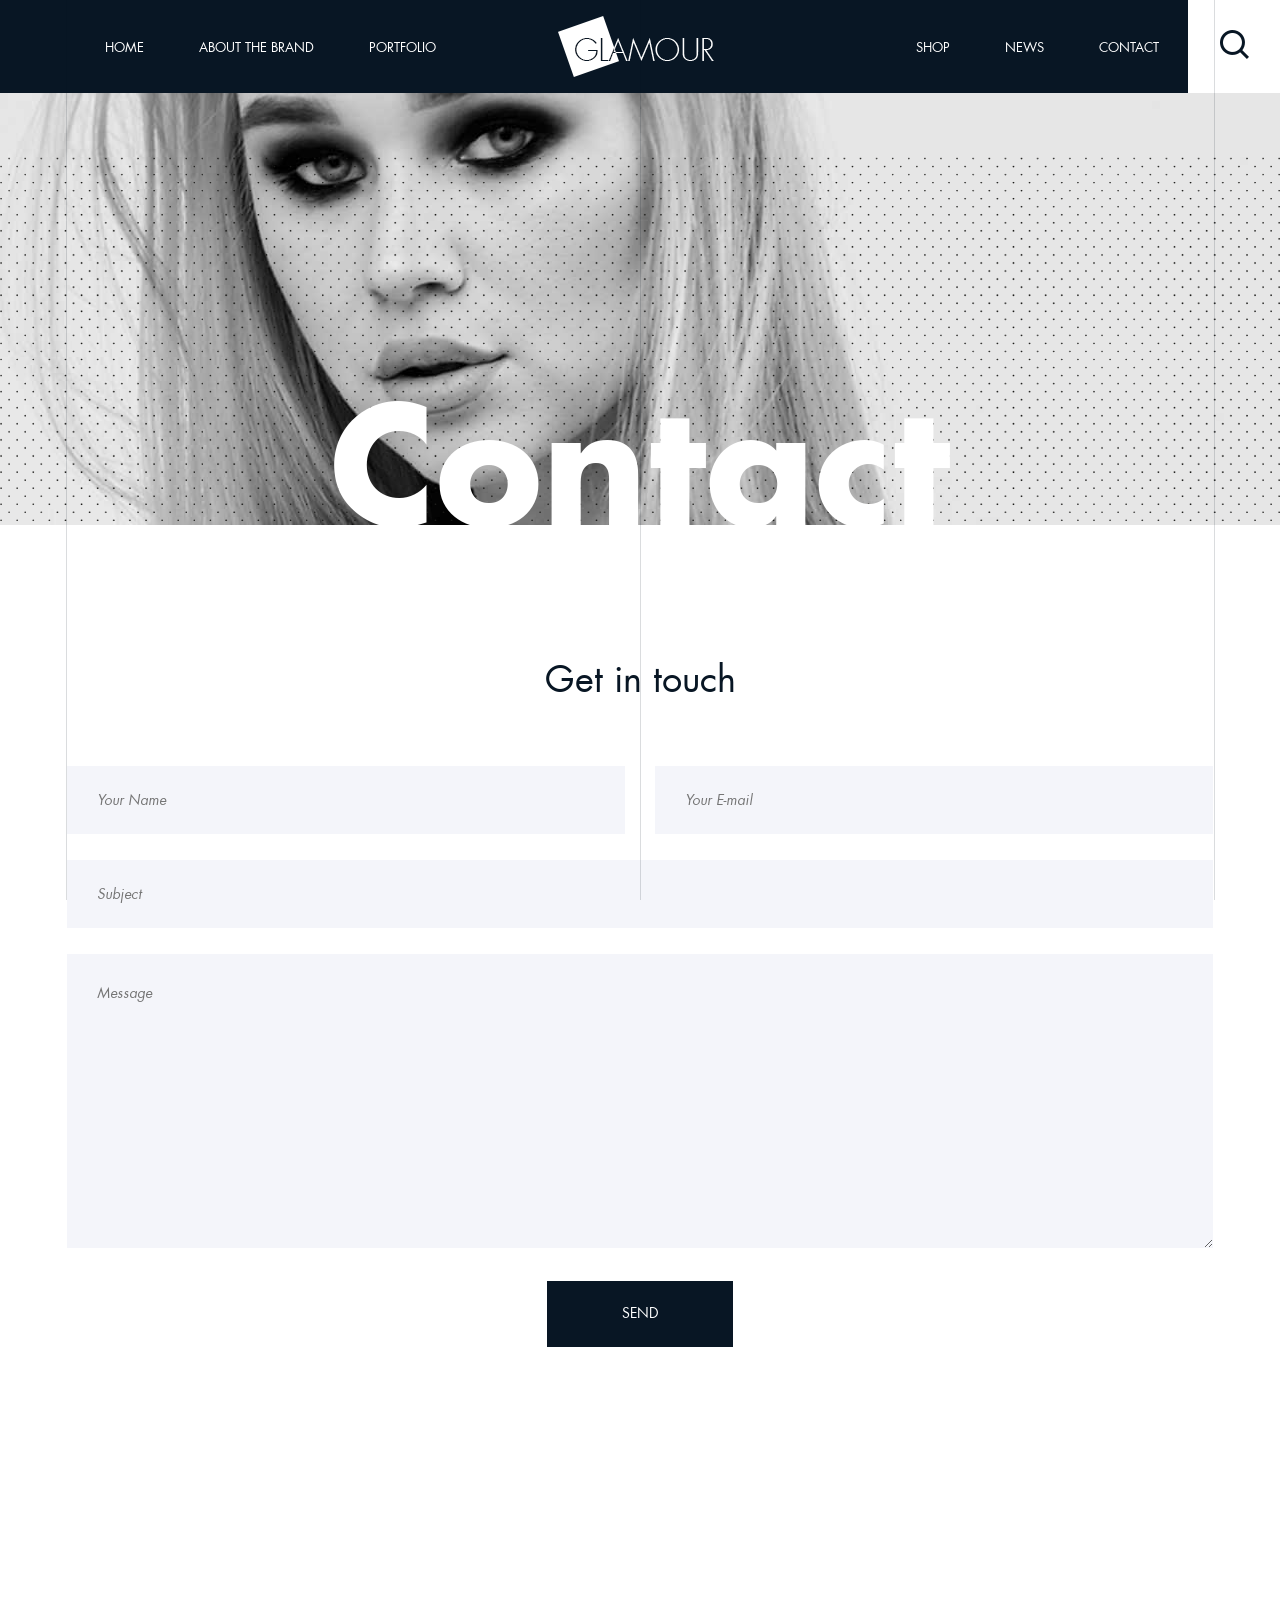
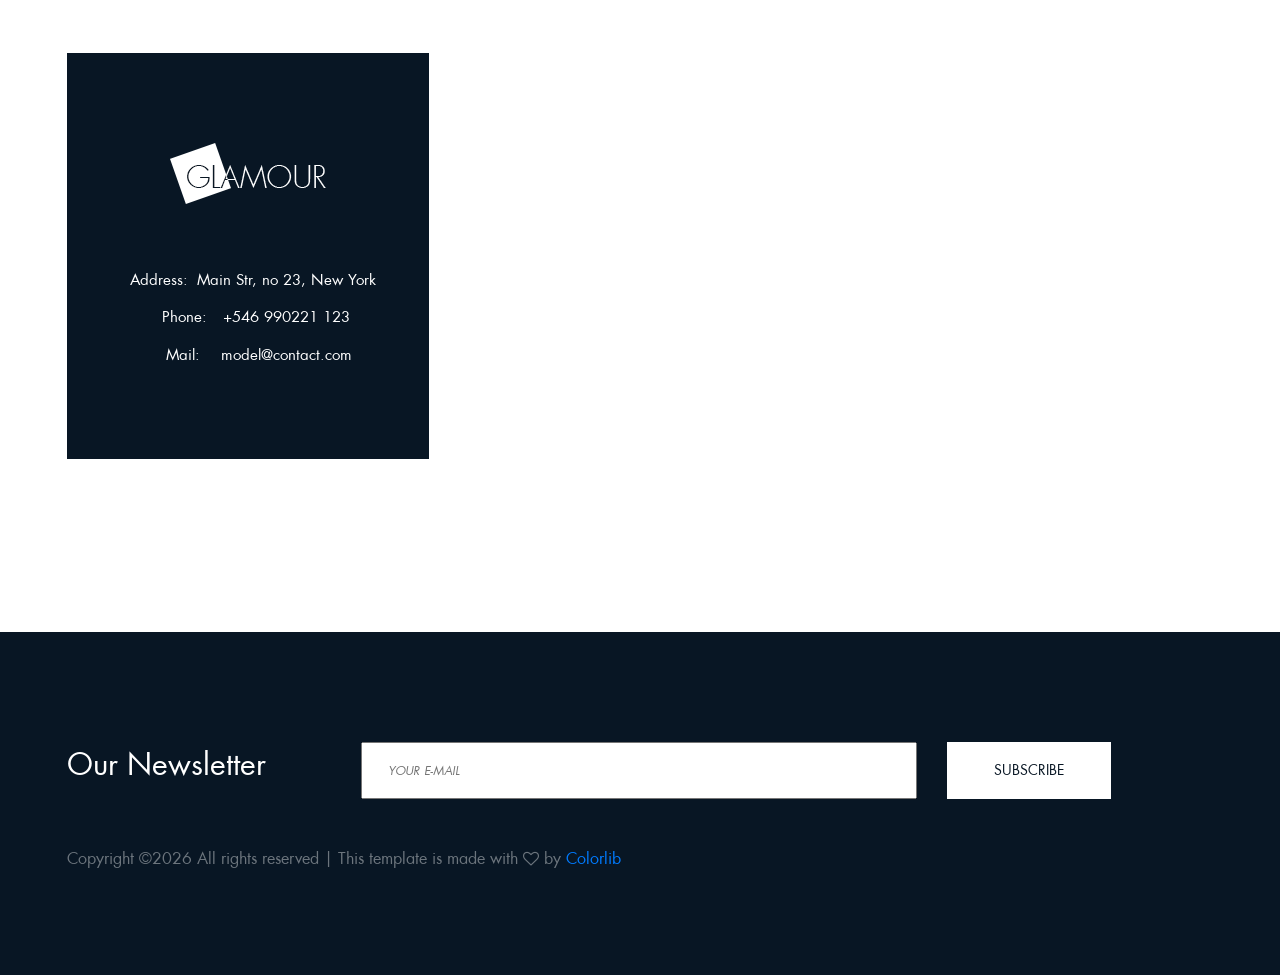
<file: Beautifuls/Content/templates/glamour-free-fashion-ecommerce-website-template-html5-bootstrap-4/glamour/contact.html>
<!DOCTYPE html>
<html lang="zxx">
<head>
	<title>Glamour - Fashion HTML Template</title>
	<meta charset="UTF-8">
	<meta name="description" content="Glamour Fashion HTML Template">
	<meta name="keywords" content="glamour, fashion, html">
	<meta name="viewport" content="width=device-width, initial-scale=1.0">
	<!-- Favicon -->
	<link href="img/favicon.ico" rel="shortcut icon"/>

	<!-- Stylesheets -->
	<link rel="stylesheet" href="css/bootstrap.min.css"/>
	<link rel="stylesheet" href="css/font-awesome.min.css"/>
	<link rel="stylesheet" href="css/owl.carousel.min.css"/>
	<link rel="stylesheet" href="css/flaticon.css"/>
	<link rel="stylesheet" href="css/magnific-popup.css"/>

	<!-- Main Stylesheets -->
	<link rel="stylesheet" href="css/style.css"/>


	<!--[if lt IE 9]>
		<script src="https://oss.maxcdn.com/html5shiv/3.7.2/html5shiv.min.js"></script>
		<script src="https://oss.maxcdn.com/respond/1.4.2/respond.min.js"></script>
	<![endif]-->

</head>
<body>
	<!-- Page Preloder -->
	<div id="preloder">
		<div class="loader"></div>
	</div>

	<div class="sp-line"></div>

	<!-- Header section -->
	<header class="header-section">
		<div class="container">
			<ul class="main-menu-left site-menu-style">                        
				<li><a href="index.html">Home</a></li>
				<li><a href="about.html">About the Brand  </a></li>
				<li><a href="portfolio.html">Portfolio</a></li>
			</ul>
			<a href="index.html" class="site-logo">
				<img src="img/logo.png" alt="">
			</a>
			<ul class="main-menu-right site-menu-style">
				<li><a href="elements.html">Shop </a></li>
				<li><a href="blog.html">News</a></li>
				<li><a href="contact.html">Contact</a></li>
			</ul>
		</div>
		<div class="search-switch">
			<img src="img/search-icon.png" alt="">
		</div>
	</header>
	<!-- Header section end -->


	<!-- Page info section -->
	<section class="page-info-section set-bg" data-setbg="img/page-info-bg/3.jpg">
		<h2>Contact</h2>
	</section>
	<!-- Page info section end -->


	<!-- Contact section -->
	<section class="contact-section">
		<div class="container">
			<div class="text-center contact-title">
				<h2>Get in touch</h2>
			</div>
			<form class="contact-form">
				<div class="row">
					<div class="col-lg-6">
						<input type="text" placeholder="Your Name">
					</div>
					<div class="col-lg-6">
						<input type="text" placeholder="Your E-mail">
					</div>
					<div class="col-lg-12">
						<input type="text" placeholder="Subject">
						<textarea placeholder="Message"></textarea>
						<div class="text-center">
							<button class="site-btn">Send</button>
						</div>
					</div>
				</div>
			</form>
		</div>
	</section>
	<!-- Contact section -->


	<!-- Contact info & map section -->
	<div class="contact-info-section">
		<div class="container">
			<div class="row">
				<div class="col-lg-4">
					<div class="contact-info-box">
						<img src="img/logo.png" alt="">
						<ul>
							<li><span>Address:</span>Main Str, no 23, New York</li>
							<li><span>Phone:</span>+546 990221 123</li>
							<li><span>Mail:</span>model@contact.com</li>
						</ul>
					</div>
				</div>
			</div>
		</div>
		<iframe src="https://www.google.com/maps/embed?pb=!1m14!1m12!1m3!1d14376.077865872314!2d-73.879277264103!3d40.757667781624285!2m3!1f0!2f0!3f0!3m2!1i1024!2i768!4f13.1!5e0!3m2!1sen!2sbd!4v1546528920522" style="border:0" allowfullscreen></iframe>
	</div>
	<!-- Contact info & map section end -->

	
	<!-- Newslatter section -->
	<section class="newsletter-section">
		<div class="container">
			<div class="row mb-5">
				<div class="col-lg-3 text-white">
					<h3>Our Newsletter</h3>
				</div>
				<div class="col-lg-9">
					<form class="newsletter-form">
						<input type="text" placeholder="Your E-mail">
						<button class="site-btn sb-white">subscribe</button>
					</form>	
				</div>
			</div>
			<div class="row">
				<div class="col-12 text-muted">
		<!-- Link back to Colorlib can't be removed. Template is licensed under CC BY 3.0. -->
Copyright &copy;<script>document.write(new Date().getFullYear());</script> All rights reserved | This template is made with <i class="fa fa-heart-o" aria-hidden="true"></i> by <a href="https://colorlib.com" target="_blank">Colorlib</a>
<!-- Link back to Colorlib can't be removed. Template is licensed under CC BY 3.0. -->
	</div>
			</div>
		</div>

	</section>
	<!-- Newslatter section end -->
	

	<!-- Search model -->
	<div class="search-model">
		<div class="h-100 d-flex align-items-center justify-content-center">
			<div class="search-close-switch">+</div>
			<form class="search-model-form">
				<input type="text" id="search-input" placeholder="Search here.....">
			</form>
		</div>
	</div>
	<!-- Search model end -->
	       

	<!--====== Javascripts & Jquery ======-->
	<script src="js/jquery-3.2.1.min.js"></script>
	<script src="js/bootstrap.min.js"></script>
	<script src="js/jquery.magnific-popup.min.js"></script>
	<script src="js/owl.carousel.min.js"></script>
	<script src="js/isotope.pkgd.min.js"></script>
	<script src="js/circle-progress.min.js"></script>
	<script src="js/main.js"></script>

	</body>
</html>
</file>
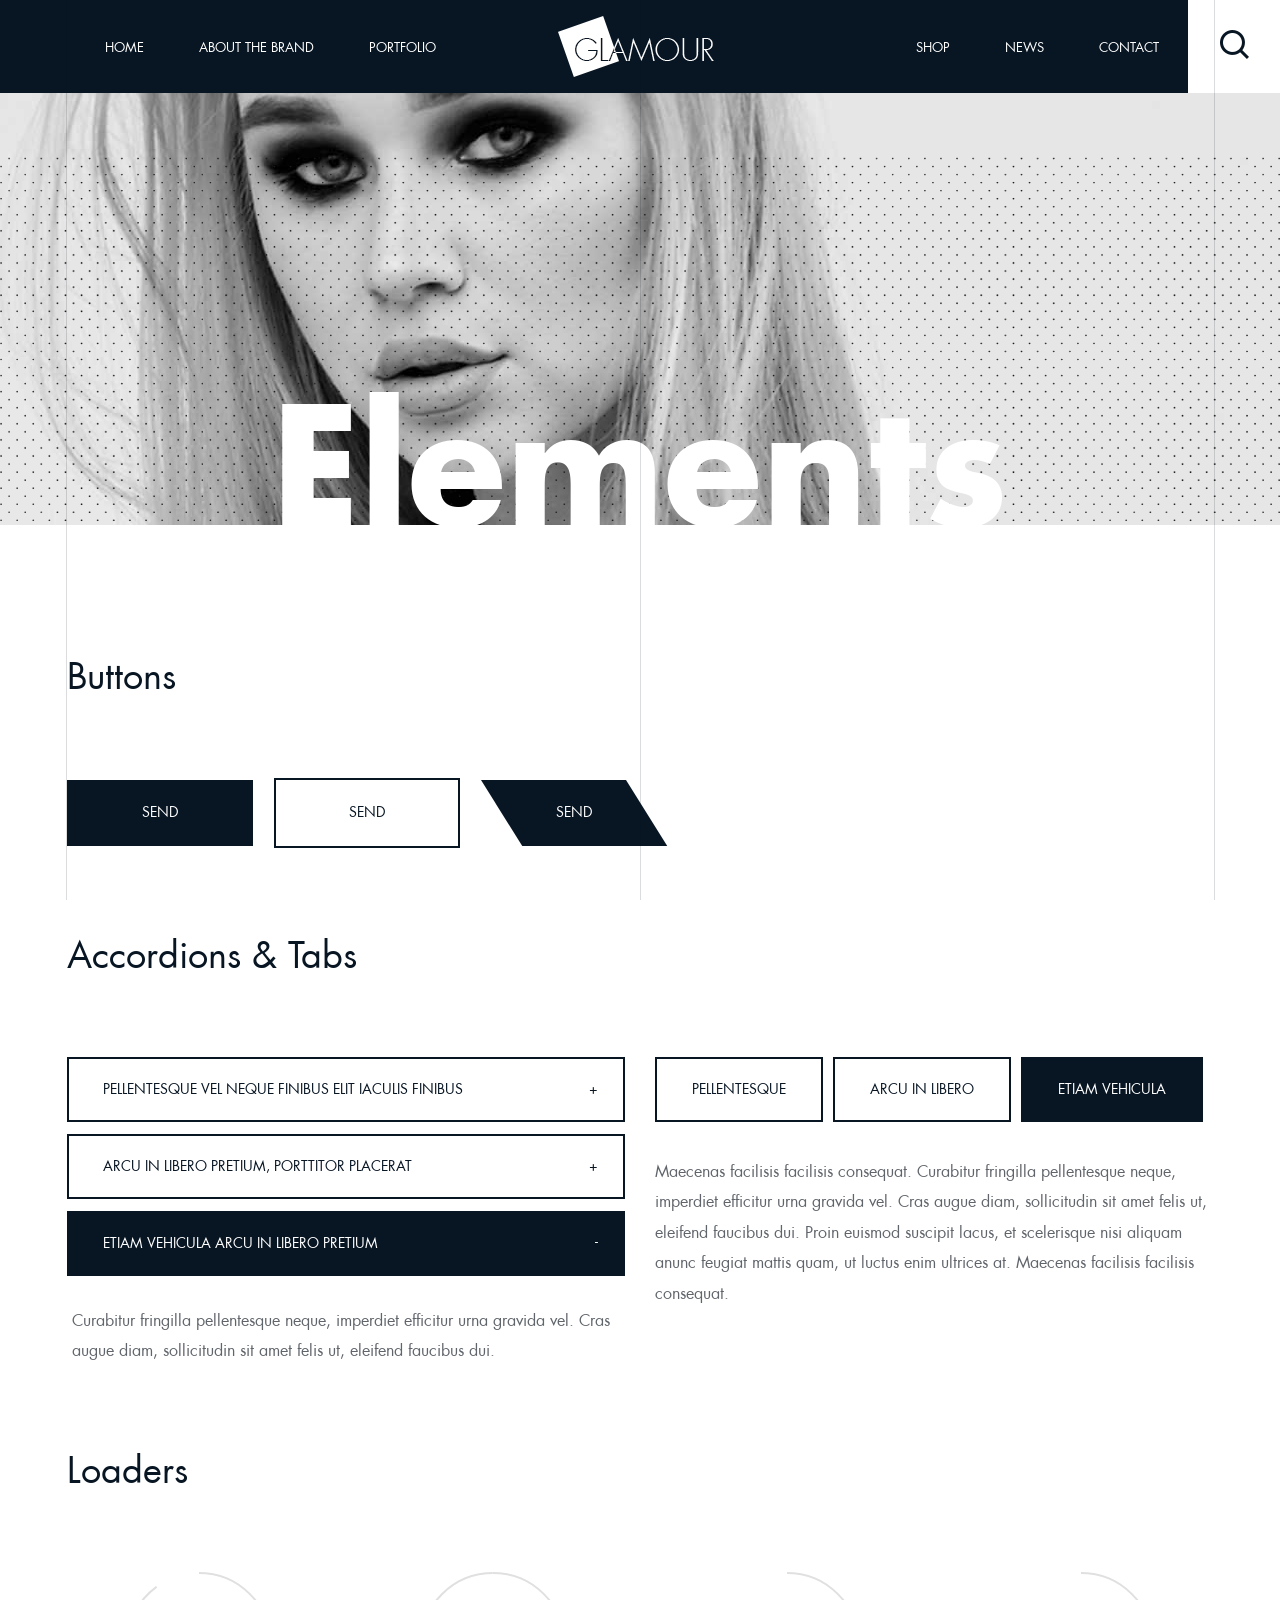
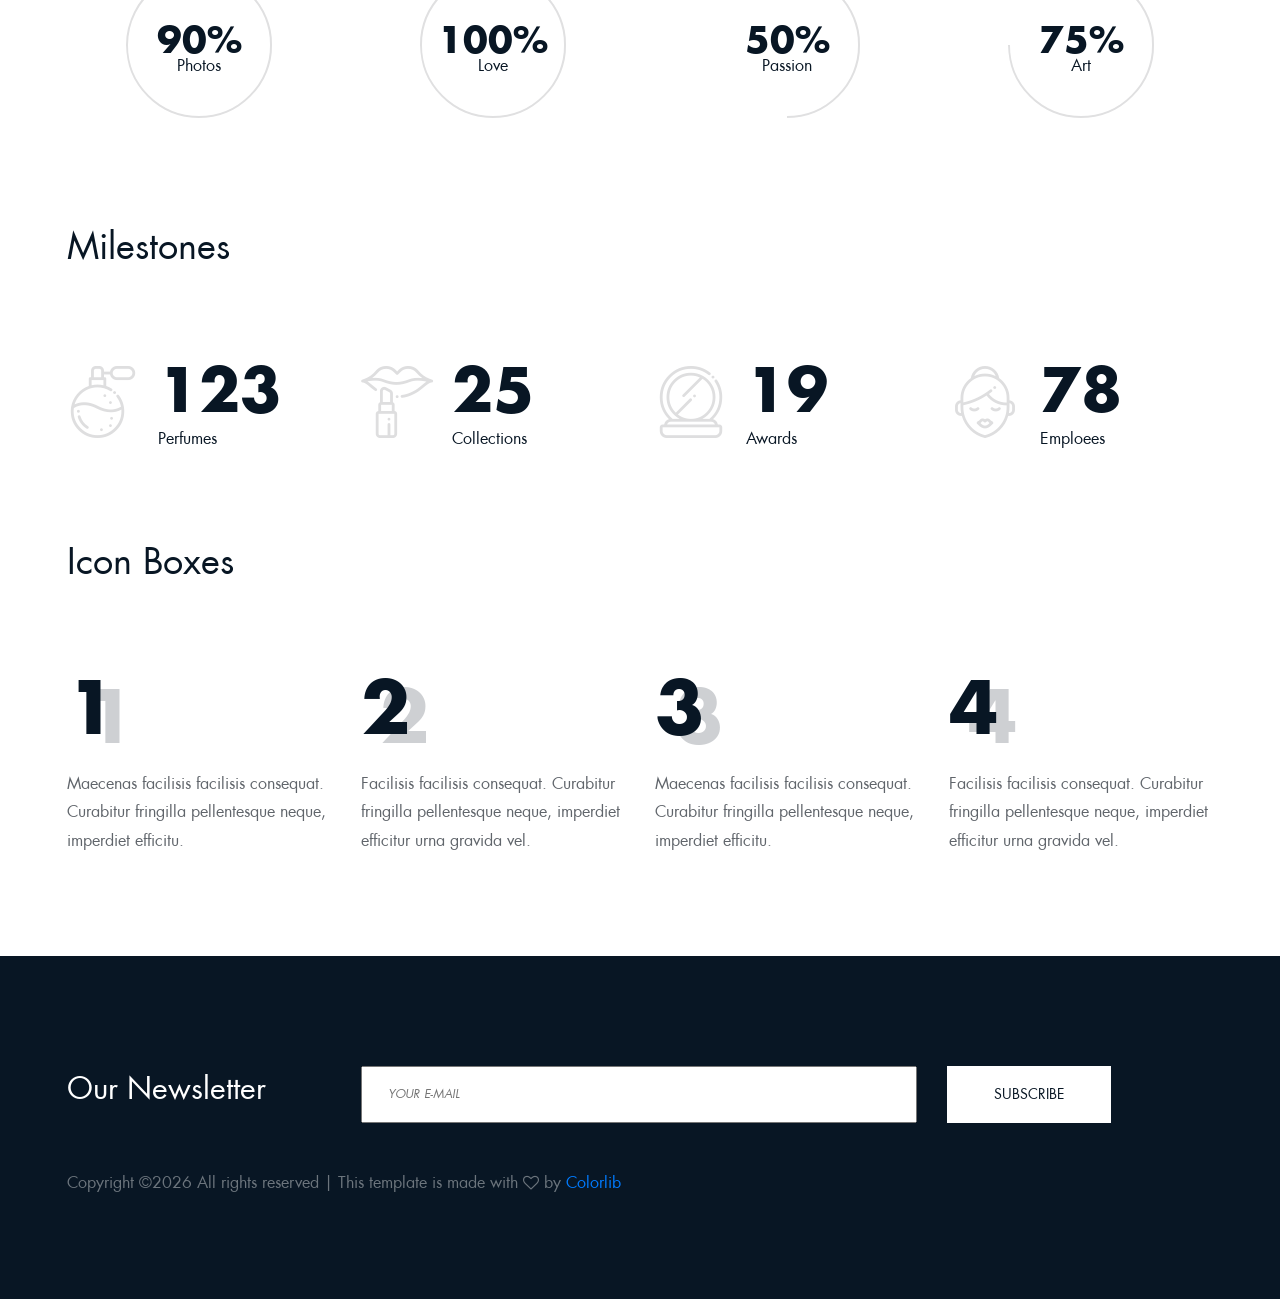
<file: Beautifuls/Content/templates/glamour-free-fashion-ecommerce-website-template-html5-bootstrap-4/glamour/elements.html>
<!DOCTYPE html>
<html lang="zxx">
<head>
	<title>Glamour - Fashion HTML Template</title>
	<meta charset="UTF-8">
	<meta name="description" content="Glamour Fashion HTML Template">
	<meta name="keywords" content="glamour, fashion, html">
	<meta name="viewport" content="width=device-width, initial-scale=1.0">
	<!-- Favicon -->
	<link href="img/favicon.ico" rel="shortcut icon"/>

	<!-- Stylesheets -->
	<link rel="stylesheet" href="css/bootstrap.min.css"/>
	<link rel="stylesheet" href="css/font-awesome.min.css"/>
	<link rel="stylesheet" href="css/owl.carousel.min.css"/>
	<link rel="stylesheet" href="css/flaticon.css"/>
	<link rel="stylesheet" href="css/magnific-popup.css"/>

	<!-- Main Stylesheets -->
	<link rel="stylesheet" href="css/style.css"/>


	<!--[if lt IE 9]>
		<script src="https://oss.maxcdn.com/html5shiv/3.7.2/html5shiv.min.js"></script>
		<script src="https://oss.maxcdn.com/respond/1.4.2/respond.min.js"></script>
	<![endif]-->

</head>
<body>
	<!-- Page Preloder -->
	<div id="preloder">
		<div class="loader"></div>
	</div>

	<div class="sp-line"></div>

	<!-- Header section -->
	<header class="header-section">
		<div class="container">
			<ul class="main-menu-left site-menu-style">                        
				<li><a href="index.html">Home</a></li>
				<li><a href="about.html">About the Brand  </a></li>
				<li><a href="portfolio.html">Portfolio</a></li>
			</ul>
			<a href="index.html" class="site-logo">
				<img src="img/logo.png" alt="">
			</a>
			<ul class="main-menu-right site-menu-style">
				<li><a href="elements.html">Shop </a></li>
				<li><a href="blog.html">News</a></li>
				<li><a href="contact.html">Contact</a></li>
			</ul>
		</div>
		<div class="search-switch">
			<img src="img/search-icon.png" alt="">
		</div>
	</header>
	<!-- Header section end -->

	<!-- Page info section -->
	<section class="page-info-section set-bg" data-setbg="img/page-info-bg/3.jpg">
		<h2>Elements</h2>
	</section>
	<!-- Page info section end -->


	<!-- Elements section -->
	<section class="elements-section">
		<div class="container">
			<!-- element -->
			<div class="element">
				<h2 class="el-title">Buttons</h2>
				<button class="site-btn mr-3 mb-3">Send</button>
				<button class="site-btn sb-line mr-3 mb-3">Send</button>
				<button class="site-btn sb-shap"><span>Send</span></button>
			</div>
			<!-- element -->
			<div class="element">
				<h2 class="el-title">Accordions & Tabs</h2>
				<div class="row">
					<div class="col-lg-6">
						<!-- Accordions -->
						<div id="accordion" class="accordion-area">
							<div class="panel">
								<div class="panel-header" id="headingOne">
									<button class="panel-link" data-toggle="collapse" data-target="#collapse1" aria-expanded="false" aria-controls="collapse1">Pellentesque vel neque finibus elit iaculis finibus</button>
								</div>
								<div id="collapse1" class="collapse" aria-labelledby="headingOne" data-parent="#accordion">
									<div class="panel-body">
										<p>Curabitur fringilla pellentesque neque, imperdiet efficitur urna gravida vel. Cras augue diam, sollicitudin sit amet felis ut, eleifend faucibus dui.  </p>
									</div>
								</div>
							</div>
							<div class="panel">
								<div class="panel-header" id="headingTwo">
									<button class="panel-link" data-toggle="collapse" data-target="#collapse2" aria-expanded="false" aria-controls="collapse2">arcu in libero pretium, porttitor placerat</button>
								</div>
								<div id="collapse2" class="collapse" aria-labelledby="headingTwo" data-parent="#accordion">
									<div class="panel-body">
										<p>Curabitur fringilla pellentesque neque, imperdiet efficitur urna gravida vel. Cras augue diam, sollicitudin sit amet felis ut, eleifend faucibus dui. </p>
									</div>
								</div>
							</div>
							<div class="panel">
								<div class="panel-header active" id="headingThree">
									<button class="panel-link" data-toggle="collapse" data-target="#collapse3" aria-expanded="true" aria-controls="collapse3">Etiam vehicula arcu in libero pretium</button>
								</div>
								<div id="collapse3" class="collapse show" aria-labelledby="headingThree" data-parent="#accordion">
									<div class="panel-body">
										<p>Curabitur fringilla pellentesque neque, imperdiet efficitur urna gravida vel. Cras augue diam, sollicitudin sit amet felis ut, eleifend faucibus dui. </p>
									</div>
								</div>
							</div>
						</div>
					</div>
					<div class="col-lg-6">
						<div class="tab-element">
							<ul class="nav nav-tabs" id="myTab" role="tablist">
								<li class="nav-item">
									<a class="nav-link" id="1-tab" data-toggle="tab" href="#tab-1" role="tab" aria-controls="tab-1" aria-selected="false">Pellentesque</a>
								</li>
								<li class="nav-item">
									<a class="nav-link" id="2-tab" data-toggle="tab" href="#tab-2" role="tab" aria-controls="tab-2" aria-selected="false">arcu in libero</a>
								</li>
								<li class="nav-item">
									<a class="nav-link active" id="3-tab" data-toggle="tab" href="#tab-3" role="tab" aria-controls="tab-3" aria-selected="true">Etiam vehicula </a>
								</li>
							</ul>
							<div class="tab-content" id="myTabContent">
								<!-- single tab content -->
								<div class="tab-pane fade" id="tab-1" role="tabpanel" aria-labelledby="tab-1">
									<p>Maecenas facilisis facilisis consequat. Curabitur fringilla pellentesque neque, imperdiet efficitur urna gravida vel. Cras augue diam, sollicitudin sit amet felis ut, eleifend faucibus dui. Proin euismod suscipit lacus, et scelerisque nisi aliquam anunc feugiat mattis quam, ut luctus enim ultrices at. Maecenas facilisis facilisis consequat. </p>
								</div>
								<div class="tab-pane fade" id="tab-2" role="tabpanel" aria-labelledby="tab-2">
									<p>Maecenas facilisis facilisis consequat. Curabitur fringilla pellentesque neque, imperdiet efficitur urna gravida vel. Cras augue diam, sollicitudin sit amet felis ut, eleifend faucibus dui. Proin euismod suscipit lacus, et scelerisque nisi aliquam anunc feugiat mattis quam, ut luctus enim ultrices at. Maecenas facilisis facilisis consequat. </p>
								</div>
								<div class="tab-pane fade show active" id="tab-3" role="tabpanel" aria-labelledby="tab-3">
									<p>Maecenas facilisis facilisis consequat. Curabitur fringilla pellentesque neque, imperdiet efficitur urna gravida vel. Cras augue diam, sollicitudin sit amet felis ut, eleifend faucibus dui. Proin euismod suscipit lacus, et scelerisque nisi aliquam anunc feugiat mattis quam, ut luctus enim ultrices at. Maecenas facilisis facilisis consequat. </p>
								</div>
							</div>
						</div>
					</div>
				</div>
			</div>
			<!-- element -->
			<div class="element">
				<h2 class="el-title">Loaders</h2>
				<div class="row">
					<div class="col-xl-3 col-lg-6 col-sm-6 cp-item">
						<div class="circle-progress" data-cptitle="Photos" data-cpid="id-1" data-cpvalue="90" data-cpcolor="#e0e0e1"></div>
					</div>
					<div class="col-xl-3 col-lg-6 col-sm-6 cp-item">
						<div class="circle-progress" data-cptitle="Love" data-cpid="id-2" data-cpvalue="100" data-cpcolor="#e0e0e1"></div>
					</div>
					<div class="col-xl-3 col-lg-6 col-sm-6 cp-item">
						<div class="circle-progress" data-cptitle="Passion" data-cpid="id-3" data-cpvalue="50" data-cpcolor="#e0e0e1"></div>
					</div>
					<div class="col-xl-3 col-lg-6 col-sm-6 cp-item">
						<div class="circle-progress" data-cptitle="Art" data-cpid="id-4" data-cpvalue="75" data-cpcolor="#e0e0e1"></div>
					</div>
				</div>
			</div>
			<!-- element -->
			<div class="element">
				<h2 class="el-title">Milestones</h2>
				<div class="row">
					<div class="col-lg-3 col-sm-6 ">
						<div class="milestone">
							<i class="flaticon-004-perfume"></i>
							<div class="milestone-text">
								<h2>123</h2>
								<p>Perfumes</p>
							</div>
						</div>
					</div>
					<div class="col-lg-3 col-sm-6 ">
						<div class="milestone">
							<i class="flaticon-033-lipstick-1"></i>
							<div class="milestone-text">
								<h2>25</h2>
								<p>Collections</p>
							</div>
						</div>
					</div>
					<div class="col-lg-3 col-sm-6 ">
						<div class="milestone">
							<i class="flaticon-050-powder"></i>
							<div class="milestone-text">
								<h2>19</h2>
								<p>Awards</p>
							</div>
						</div>
					</div>
					<div class="col-lg-3 col-sm-6 ">
						<div class="milestone">
							<i class="flaticon-016-woman"></i>
							<div class="milestone-text">
								<h2>78</h2>
								<p>Emploees</p>
							</div>
						</div>
					</div>
				</div>
			</div>
			<!-- element -->
			<div class="element">
				<h2 class="el-title">Icon Boxes</h2>
				<div class="row">
					<div class="col-lg-3 col-sm-6">
						<div class="step">
							<h2>1</h2>
							<p>Maecenas facilisis facilisis consequat. Curabitur fringilla pellentesque neque, imperdiet efficitu.</p>
						</div>
					</div>
					<div class="col-lg-3 col-sm-6">
						<div class="step">
							<h2>2</h2>
							<p>Facilisis facilisis consequat. Curabitur fringilla pellentesque neque, imperdiet efficitur urna gravida vel.</p>
						</div>
					</div>
					<div class="col-lg-3 col-sm-6">
						<div class="step">
							<h2>3</h2>
							<p>Maecenas facilisis facilisis consequat. Curabitur fringilla pellentesque neque, imperdiet efficitu.</p>
						</div>
					</div>
					<div class="col-lg-3 col-sm-6">
						<div class="step">
							<h2>4</h2>
							<p>Facilisis facilisis consequat. Curabitur fringilla pellentesque neque, imperdiet efficitur urna gravida vel.</p>
						</div>
					</div>
				</div>
			</div>
		</div>
	</section>
	<!-- Elements section end -->

		
	<!-- Newslatter section -->
	<section class="newsletter-section">
		<div class="container">
			<div class="row mb-5">
				<div class="col-lg-3 text-white">
					<h3>Our Newsletter</h3>
				</div>
				<div class="col-lg-9">
					<form class="newsletter-form">
						<input type="text" placeholder="Your E-mail">
						<button class="site-btn sb-white">subscribe</button>
					</form>	
				</div>
			</div>
			<div class="row">
				<div class="col-12 text-muted">
		<!-- Link back to Colorlib can't be removed. Template is licensed under CC BY 3.0. -->
Copyright &copy;<script>document.write(new Date().getFullYear());</script> All rights reserved | This template is made with <i class="fa fa-heart-o" aria-hidden="true"></i> by <a href="https://colorlib.com" target="_blank">Colorlib</a>
<!-- Link back to Colorlib can't be removed. Template is licensed under CC BY 3.0. -->
	</div>
			</div>
		</div>

	</section>
	<!-- Newslatter section end -->


	<!-- Search model -->
	<div class="search-model">
		<div class="h-100 d-flex align-items-center justify-content-center">
			<div class="search-close-switch">+</div>
			<form class="search-model-form">
				<input type="text" id="search-input" placeholder="Search here.....">
			</form>
		</div>
	</div>
	<!-- Search model end -->
	       

	<!--====== Javascripts & Jquery ======-->
	<script src="js/jquery-3.2.1.min.js"></script>
	<script src="js/bootstrap.min.js"></script>
	<script src="js/jquery.magnific-popup.min.js"></script>
	<script src="js/owl.carousel.min.js"></script>
	<script src="js/isotope.pkgd.min.js"></script>
	<script src="js/circle-progress.min.js"></script>
	<script src="js/main.js"></script>

	</body>
</html>
</file>
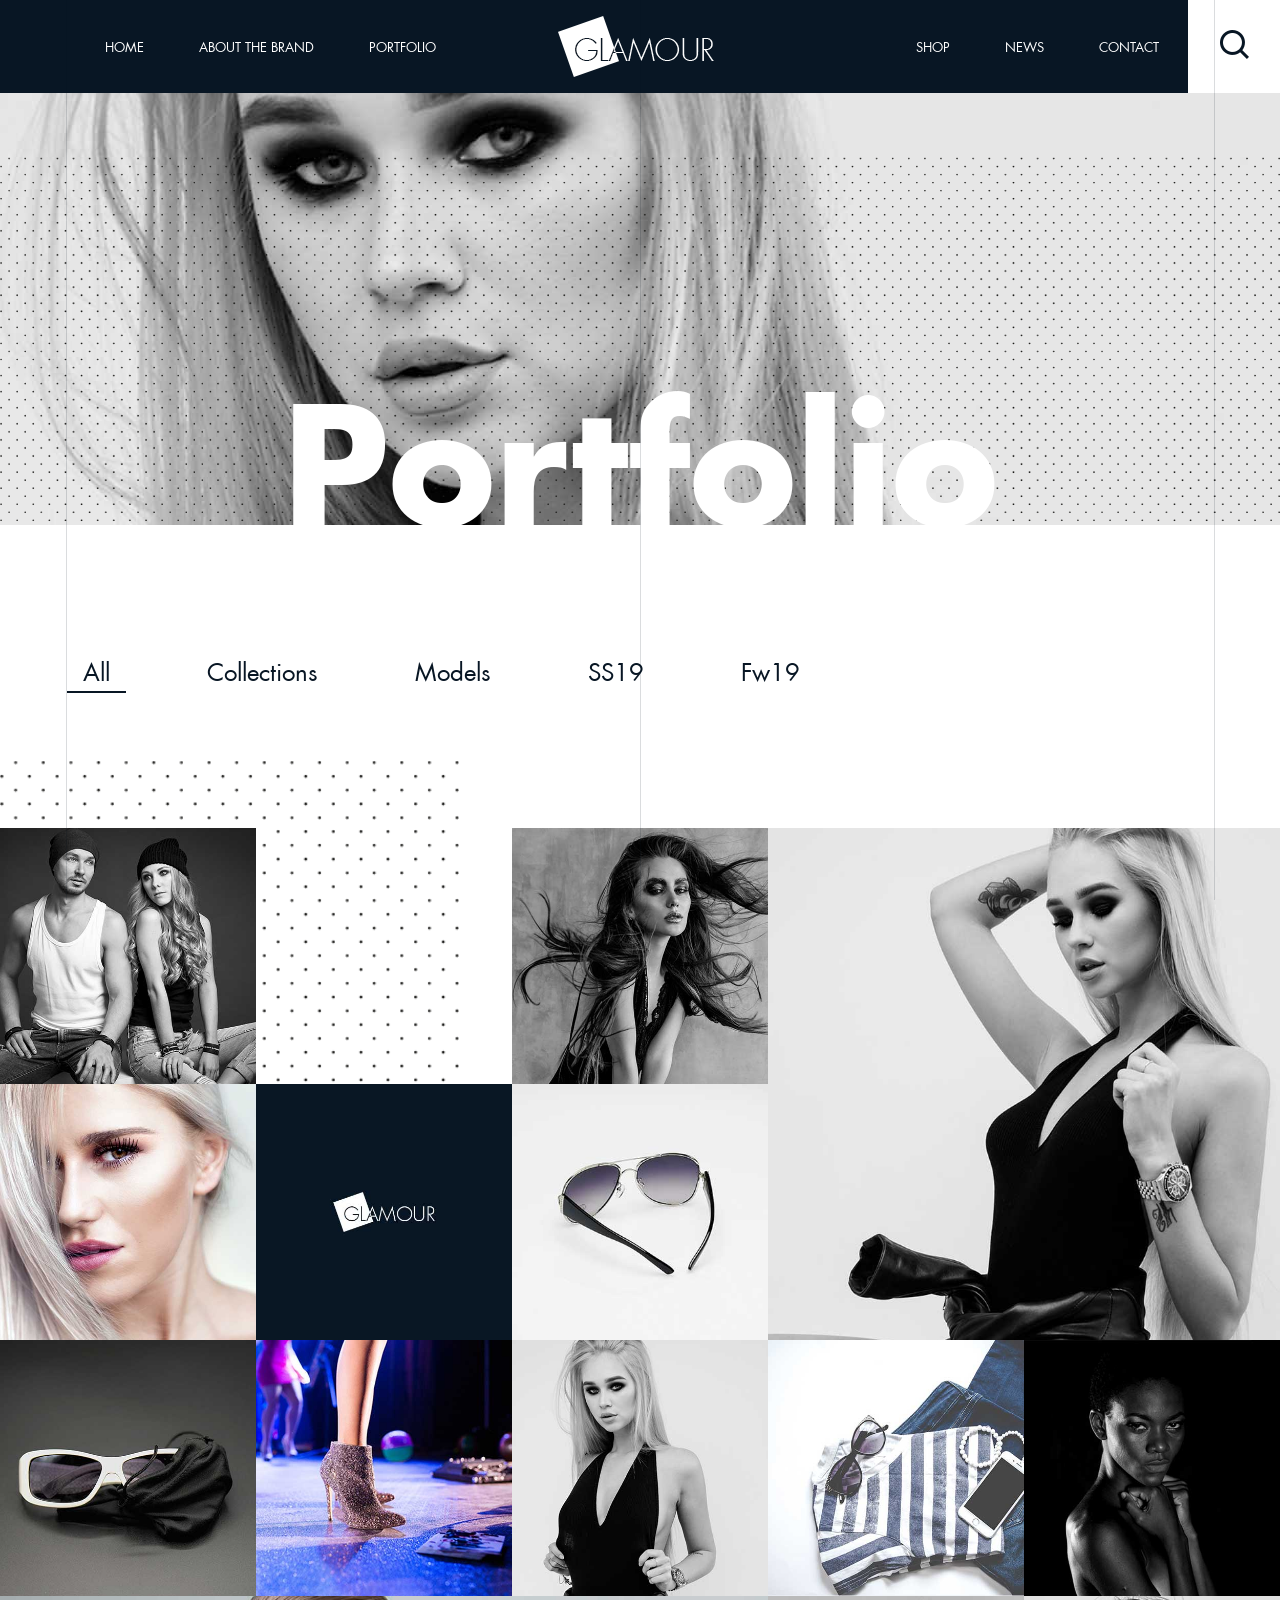
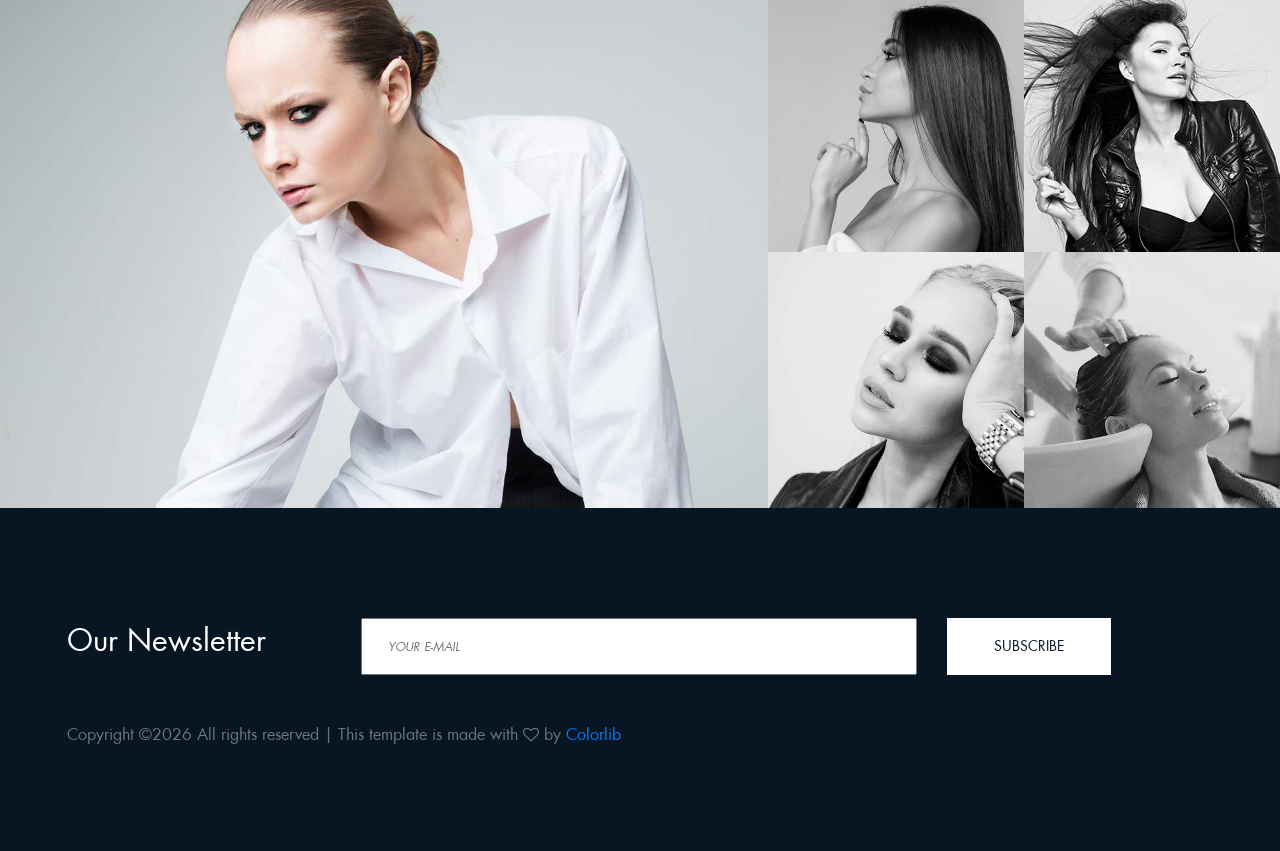
<file: Beautifuls/Content/templates/glamour-free-fashion-ecommerce-website-template-html5-bootstrap-4/glamour/portfolio.html>
<!DOCTYPE html>
<html lang="zxx">
<head>
	<title>Glamour - Fashion HTML Template</title>
	<meta charset="UTF-8">
	<meta name="description" content="Glamour Fashion HTML Template">
	<meta name="keywords" content="glamour, fashion, html">
	<meta name="viewport" content="width=device-width, initial-scale=1.0">
	<!-- Favicon -->
	<link href="img/favicon.ico" rel="shortcut icon"/>

	<!-- Stylesheets -->
	<link rel="stylesheet" href="css/bootstrap.min.css"/>
	<link rel="stylesheet" href="css/font-awesome.min.css"/>
	<link rel="stylesheet" href="css/owl.carousel.min.css"/>
	<link rel="stylesheet" href="css/flaticon.css"/>
	<link rel="stylesheet" href="css/magnific-popup.css"/>

	<!-- Main Stylesheets -->
	<link rel="stylesheet" href="css/style.css"/>


	<!--[if lt IE 9]>
		<script src="https://oss.maxcdn.com/html5shiv/3.7.2/html5shiv.min.js"></script>
		<script src="https://oss.maxcdn.com/respond/1.4.2/respond.min.js"></script>
	<![endif]-->

</head>
<body>
	<!-- Page Preloder -->
	<div id="preloder">
		<div class="loader"></div>
	</div>

	<div class="sp-line"></div>

	<!-- Header section -->
	<header class="header-section">
		<div class="container">
			<ul class="main-menu-left site-menu-style">                        
				<li><a href="index.html">Home</a></li>
				<li><a href="about.html">About the Brand  </a></li>
				<li><a href="portfolio.html">Portfolio</a></li>
			</ul>
			<a href="index.html" class="site-logo">
				<img src="img/logo.png" alt="">
			</a>
			<ul class="main-menu-right site-menu-style">
				<li><a href="elements.html">Shop </a></li>
				<li><a href="blog.html">News</a></li>
				<li><a href="contact.html">Contact</a></li>
			</ul>
		</div>
		<div class="search-switch">
			<img src="img/search-icon.png" alt="">
		</div>
	</header>
	<!-- Header section end -->


	<!-- Page info section -->
	<section class="page-info-section set-bg" data-setbg="img/page-info-bg/3.jpg">
		<h2>Portfolio</h2>
	</section>
	<!-- Page info section end -->

	
	<!-- Portfolio section -->
	<div class="portfolio-page-section">
		<div class="container">
			<ul class="portfolio-filter">
				<li class="filter all active" data-filter="*">All</li>
				<li class="filter" data-filter=".collections">Collections</li>
				<li class="filter" data-filter=".models">Models</li>
				<li class="filter" data-filter=".ss19">SS19</li>
				<li class="filter" data-filter=".fw19">Fw19</li>
			</ul>    
		</div>
		<div class="portfolio-gallery">
			<div class="portfolio-item set-bg" data-setbg="img/works/1.jpg">
				<a href="img/works/1.jpg" class="portfolio-view">loadmore</a>
			</div>
			<div class="portfolio-item --disable">
			</div>
			<div class="portfolio-item set-bg" data-setbg="img/works/2.jpg">
				<a href="img/works/2.jpg" class="portfolio-view">loadmore</a>
			</div>
			<div class="portfolio-item --big set-bg" data-setbg="img/works/6.jpg">
				<a href="img/works/6.jpg" class="portfolio-view">loadmore</a>
			</div>
			<div class="portfolio-item set-bg" data-setbg="img/works/3.jpg">
				<a href="img/works/3.jpg" class="portfolio-view">loadmore</a>
			</div>
			<div class="portfolio-item set-bg" data-setbg="img/works/5.jpg">
				<a href="img/works/5.jpg" class="portfolio-view">loadmore</a>
			</div>
			<div class="portfolio-item set-bg" data-setbg="img/works/4.jpg">
				<a href="img/works/4.jpg" class="portfolio-view">loadmore</a>
			</div>
			<div class="portfolio-item set-bg" data-setbg="img/works/7.jpg">
				<a href="img/works/7.jpg" class="portfolio-view">loadmore</a>
			</div>
			<div class="portfolio-item set-bg" data-setbg="img/works/8.jpg">
				<a href="img/works/8.jpg" class="portfolio-view">loadmore</a>
			</div>
			<div class="portfolio-item set-bg" data-setbg="img/works/9.jpg">
				<a href="img/works/9.jpg" class="portfolio-view">loadmore</a>
			</div>
			<div class="portfolio-item set-bg" data-setbg="img/works/10.jpg">
				<a href="img/works/10.jpg" class="portfolio-view">loadmore</a>
			</div>
			<div class="portfolio-item set-bg" data-setbg="img/works/11.jpg">
				<a href="img/works/11.jpg" class="portfolio-view">loadmore</a>
			</div>
			<div class="portfolio-item --big --wide set-bg fw19" data-setbg="img/works/12.jpg">
				<a href="img/works/12.jpg" class="portfolio-view">loadmore</a>
			</div>
			<div class="portfolio-item set-bg fw19" data-setbg="img/works/13.jpg">
				<a href="img/works/13.jpg" class="portfolio-view">loadmore</a>
			</div>
			<div class="portfolio-item set-bg fw19" data-setbg="img/works/14.jpg">
				<a href="img/works/14.jpg" class="portfolio-view">loadmore</a>
			</div>
			<div class="portfolio-item set-bg fw19" data-setbg="img/works/15.jpg">
				<a href="img/works/15.jpg" class="portfolio-view">loadmore</a>
			</div>
			<div class="portfolio-item set-bg fw19" data-setbg="img/works/16.jpg">
				<a href="img/works/16.jpg" class="portfolio-view">loadmore</a>
			</div>
		</div>
	</div>
	<!-- Portfolio section end -->


	<!-- Newslatter section -->
	<section class="newsletter-section">
		<div class="container">
			<div class="row mb-5">
				<div class="col-lg-3 text-white">
					<h3>Our Newsletter</h3>
				</div>
				<div class="col-lg-9">
					<form class="newsletter-form">
						<input type="text" placeholder="Your E-mail">
						<button class="site-btn sb-white">subscribe</button>
					</form>	
				</div>
			</div>
			<div class="row">
				<div class="col-12 text-muted">
		<!-- Link back to Colorlib can't be removed. Template is licensed under CC BY 3.0. -->
Copyright &copy;<script>document.write(new Date().getFullYear());</script> All rights reserved | This template is made with <i class="fa fa-heart-o" aria-hidden="true"></i> by <a href="https://colorlib.com" target="_blank">Colorlib</a>
<!-- Link back to Colorlib can't be removed. Template is licensed under CC BY 3.0. -->
	</div>
			</div>
		</div>

	</section>
	<!-- Newslatter section end -->
	

	<!-- Search model -->
	<div class="search-model">
		<div class="h-100 d-flex align-items-center justify-content-center">
			<div class="search-close-switch">+</div>
			<form class="search-model-form">
				<input type="text" id="search-input" placeholder="Search here.....">
			</form>
		</div>
	</div>
	<!-- Search model end -->
	       

	<!--====== Javascripts & Jquery ======-->
	<script src="js/jquery-3.2.1.min.js"></script>
	<script src="js/bootstrap.min.js"></script>
	<script src="js/jquery.magnific-popup.min.js"></script>
	<script src="js/owl.carousel.min.js"></script>
	<script src="js/isotope.pkgd.min.js"></script>
	<script src="js/circle-progress.min.js"></script>
	<script src="js/main.js"></script>

	</body>
</html>
</file>
<file: Beautifuls/Content/templates/glamour-free-fashion-ecommerce-website-template-html5-bootstrap-4/glamour/css/flaticon.css>
/*
  	Flaticon icon font: Flaticon
  	Creation date: 13/07/2018 08:37
  	*/

@font-face {
  font-family: "Flaticon";
  src: url("../icon-fonts/Flaticon.eot");
  src: url("../icon-fonts/Flaticon.eot?#iefix") format("embedded-opentype"),
       url("../icon-fonts/Flaticon.woff") format("woff"),
       url("../icon-fonts/Flaticon.ttf") format("truetype"),
       url("../icon-fonts/Flaticon.svg#Flaticon") format("svg");
  font-weight: normal;
  font-style: normal;
}

@media screen and (-webkit-min-device-pixel-ratio:0) {
  @font-face {
    font-family: "Flaticon";
    src: url("../icon-fonts/Flaticon.svg#Flaticon") format("svg");
  }
}

[class^="flaticon-"]:before, [class*=" flaticon-"]:before,
[class^="flaticon-"]:after, [class*=" flaticon-"]:after {   
  font-family: Flaticon;
  font-style: normal;
}

.flaticon-001-makeup-6:before { content: "\f100"; }
.flaticon-002-eyeliner:before { content: "\f101"; }
.flaticon-003-cotton-1:before { content: "\f102"; }
.flaticon-004-perfume:before { content: "\f103"; }
.flaticon-005-cream-2:before { content: "\f104"; }
.flaticon-006-powder-4:before { content: "\f105"; }
.flaticon-007-mascara-4:before { content: "\f106"; }
.flaticon-008-box:before { content: "\f107"; }
.flaticon-009-makeup-5:before { content: "\f108"; }
.flaticon-010-powder-3:before { content: "\f109"; }
.flaticon-011-spray:before { content: "\f10a"; }
.flaticon-012-eye-shadow-1:before { content: "\f10b"; }
.flaticon-013-facial-mask-1:before { content: "\f10c"; }
.flaticon-014-brushes:before { content: "\f10d"; }
.flaticon-015-facial-mask:before { content: "\f10e"; }
.flaticon-016-woman:before { content: "\f10f"; }
.flaticon-017-soap:before { content: "\f110"; }
.flaticon-018-scissors:before { content: "\f111"; }
.flaticon-019-mascara-3:before { content: "\f112"; }
.flaticon-020-mirror:before { content: "\f113"; }
.flaticon-021-liner-1:before { content: "\f114"; }
.flaticon-022-eyelashes-curler:before { content: "\f115"; }
.flaticon-023-mascara-2:before { content: "\f116"; }
.flaticon-024-makeup-4:before { content: "\f117"; }
.flaticon-025-makeup-3:before { content: "\f118"; }
.flaticon-026-blush-1:before { content: "\f119"; }
.flaticon-027-eye:before { content: "\f11a"; }
.flaticon-028-mascara-1:before { content: "\f11b"; }
.flaticon-029-brush:before { content: "\f11c"; }
.flaticon-030-cream-1:before { content: "\f11d"; }
.flaticon-031-powder-2:before { content: "\f11e"; }
.flaticon-032-makeup-2:before { content: "\f11f"; }
.flaticon-033-lipstick-1:before { content: "\f120"; }
.flaticon-034-eyebrow:before { content: "\f121"; }
.flaticon-035-makeup-1:before { content: "\f122"; }
.flaticon-036-mascara:before { content: "\f123"; }
.flaticon-037-dressing-table:before { content: "\f124"; }
.flaticon-038-powder-1:before { content: "\f125"; }
.flaticon-039-make-up:before { content: "\f126"; }
.flaticon-040-eye-shadow:before { content: "\f127"; }
.flaticon-041-lipstick:before { content: "\f128"; }
.flaticon-042-lips:before { content: "\f129"; }
.flaticon-043-eyelashes:before { content: "\f12a"; }
.flaticon-044-blush:before { content: "\f12b"; }
.flaticon-045-eyelid:before { content: "\f12c"; }
.flaticon-046-cotton:before { content: "\f12d"; }
.flaticon-047-cream:before { content: "\f12e"; }
.flaticon-048-makeup:before { content: "\f12f"; }
.flaticon-049-liner:before { content: "\f130"; }
.flaticon-050-powder:before { content: "\f131"; }
</file>
<file: Beautifuls/Content/templates/glamour-free-fashion-ecommerce-website-template-html5-bootstrap-4/glamour/css/style.css>
/* =================================
------------------------------------
  Glamour - Fashion HTML Template
  Version: 1.0
 ------------------------------------
 ====================================*/

/* Font face*/

@font-face {
	font-family: 'Futura LT Book';
	src: url("../fonts/FuturaLT-Light.woff2") format("woff2"), url("../fonts/FuturaLT-Light.woff") format("woff");
	font-weight: 300;
	font-style: normal;
}

@font-face {
	font-family: 'Futura LT Book';
	src: url("../fonts/FuturaLT-Book.woff2") format("woff2"), url("../fonts/FuturaLT-Book.woff") format("woff");
	font-weight: normal;
	font-style: normal;
}

@font-face {
	font-family: 'Futura LT Book';
	src: url("../fonts/FuturaLT-BookOblique.woff2") format("woff2"), url("../fonts/FuturaLT-BookOblique.woff") format("woff");
	font-weight: normal;
	font-style: italic;
}

@font-face {
	font-family: 'Futura LT Book';
	src: url("../fonts/FuturaLT-Bold.woff2") format("woff2"), url("../fonts/FuturaLT-Bold.woff") format("woff");
	font-weight: bold;
	font-style: normal;
}


/*----------------------------------------*/
/* Template default CSS
/*----------------------------------------*/

html,
body {
	height: 100%;
	font-family: 'Futura LT Book', sans-serif;
	-webkit-font-smoothing: antialiased;
	font-smoothing: antialiased;
}

h1,
h2,
h3,
h4,
h5,
h6 {
	margin: 0;
	color: #081624;
	font-weight: 700;
}

h1 {
	font-size: 70px;
}

h2 {
	font-size: 36px;
}

h3 {
	font-size: 30px;
}

h4 {
	font-size: 24px;
}

h5 {
	font-size: 18px;
}

h6 {
	font-size: 16px;
}

p {
	font-size: 16px;
	color: #60656b;
	line-height: 1.8;
}

img {
	max-width: 100%;
}

input:focus,
select:focus,
button:focus,
textarea:focus {
	outline: none;
}

a:hover,
a:focus {
	text-decoration: none;
	outline: none;
}

ul,
ol {
	padding: 0;
	margin: 0;
}

/*---------------------
		Helper CSS
	-----------------------*/

.section-title {
	text-align: center;
}

.section-title h2 {
	font-size: 36px;
}

.set-bg {
	background-repeat: no-repeat;
	background-size: cover;
	background-position: top center;
}

.spad {
	padding-top: 105px;
	padding-bottom: 105px;
}

.text-white h1,
.text-white h2,
.text-white h3,
.text-white h4,
.text-white h5,
.text-white h6,
.text-white p,
.text-white span,
.text-white li,
.text-white a {
	color: #fff;
}

/*---------------------
		Commom elements
	-----------------------*/

.elements-section {
	padding-top: 130px;
}

.element {
	margin-bottom: 70px;
}

.el-title {
	font-weight: 400;
	margin-bottom: 80px;
}

/* buttons */

.site-btn {
	display: inline-block;
	border: none;
	font-size: 14px;
	font-weight: 400;
	min-width: 186px;
	padding: 23px 20px;
	border-radius: 0;
	text-transform: uppercase;
	background: #081624;
	color: #fff;
	line-height: 1.4;
	cursor: pointer;
	text-align: center;
}

.site-btn:hover {
	color: #fff;
}

.site-btn.sb-white {
	background: #fff;
	color: #081624;
}

.site-btn.sb-white:hover {
	color: #081624;
}

.site-btn.sb-line {
	background: transparent;
	border: 2px solid #081624;
	color: #081624;
}

.site-btn.sb-shap {
	-webkit-transform: skew(32deg);
	transform: skew(32deg);
	min-width: 145px;
	-webkit-transform-origin: center top;
	transform-origin: center top;
}

.site-btn.sb-shap span {
	-webkit-transform: skew(-32deg);
	transform: skew(-32deg);
	display: inline-block;
}

/* Preloder */

#preloder {
	position: fixed;
	width: 100%;
	height: 100%;
	top: 0;
	left: 0;
	z-index: 999999;
	background: #000;
}

.loader {
	width: 40px;
	height: 40px;
	position: absolute;
	top: 50%;
	left: 50%;
	margin-top: -13px;
	margin-left: -13px;
	border-radius: 60px;
	animation: loader 0.8s linear infinite;
	-webkit-animation: loader 0.8s linear infinite;
}

@keyframes loader {
	0% {
		-webkit-transform: rotate(0deg);
		transform: rotate(0deg);
		border: 4px solid #f44336;
		border-left-color: transparent;
	}
	50% {
		-webkit-transform: rotate(180deg);
		transform: rotate(180deg);
		border: 4px solid #673ab7;
		border-left-color: transparent;
	}
	100% {
		-webkit-transform: rotate(360deg);
		transform: rotate(360deg);
		border: 4px solid #f44336;
		border-left-color: transparent;
	}
}

@-webkit-keyframes loader {
	0% {
		-webkit-transform: rotate(0deg);
		border: 4px solid #f44336;
		border-left-color: transparent;
	}
	50% {
		-webkit-transform: rotate(180deg);
		border: 4px solid #673ab7;
		border-left-color: transparent;
	}
	100% {
		-webkit-transform: rotate(360deg);
		border: 4px solid #f44336;
		border-left-color: transparent;
	}
}

.sp-line {
	position: fixed;
	height: 100%;
	width: 1px;
	left: 50%;
	margin-left: -0.003em;
	top: 0;
	background: #081624;
	opacity: 0.15;
	z-index: 99;
}

.sp-line:before,
.sp-line:after {
	content: "";
	position: absolute;
	width: 100%;
	height: 100%;
	top: 0;
	left: 574px;
	background: #081624;
}

.sp-line:before {
	left: -574px;
}

/* Accordion */

.accordion-area .panel {
	margin-bottom: 12px;
}

.accordion-area .panel-header {
	display: block;
	font-weight: 600;
	position: relative;
	border: 2px solid #081624;
	-webkit-transition: all 0.4s ease-out 0s;
	transition: all 0.4s ease-out 0s;
}

.accordion-area .panel-header.active .panel-link {
	color: #fff;
	background-color: #081624;
}

.accordion-area .panel-header.active .panel-link.collapsed {
	color: #081624;
	background-color: transparent;
}

.accordion-area .panel-link:after {
	content: "+";
	position: absolute;
	font-size: 14px;
	font-weight: 400;
	right: 25px;
	top: 50%;
	color: #081624;
	line-height: 16px;
	margin-top: -8px;
	margin-left: -4px;
}

.accordion-area .panel-header.active .panel-link:after {
	content: "-";
	margin-top: -10px;
	color: #fff;
}

.accordion-area .panel-header.active .panel-link.collapsed:after {
	content: "+";
	color: #081624;
}

.accordion-area .panel-link {
	text-align: left;
	background-color: transparent;
	border: none;
	position: relative;
	width: 100%;
	padding: 20px 40px;
	padding-left: 34px;
	font-size: 14px;
	text-transform: uppercase;
	color: #081624;
	font-weight: 400;
	cursor: pointer;
}

.accordion-area .panel-body p {
	margin-bottom: 0;
	padding-top: 30px;
	line-height: 1.9;
}

.accordion-area .panel-body {
	padding: 0 5px;
}

/* Tab */

.tab-element .nav-tabs {
	border-bottom: none;
	margin-bottom: 25px;
}

.tab-element .nav-item {
	margin-right: 10px;
	margin-bottom: 10px;
}

.tab-element .nav-tabs .nav-link {
	border: 2px solid #081624;
	text-align: left;
	background-color: transparent;
	border-radius: 0;
	position: relative;
	width: 100%;
	padding: 20px 35px;
	font-size: 14px;
	text-transform: uppercase;
	color: #081624;
	font-weight: 400;
	cursor: pointer;
}

.tab-element .nav-tabs .nav-item:last-child {
	margin-right: 0;
}

.tab-element .nav-tabs .nav-link.active {
	background: #081624;
	color: #fff;
}

.tab-element .tab-pane p {
	margin-bottom: 0;
	line-height: 1.9;
}

/* Circle progress */

.circle-progress {
	text-align: center;
	display: inline-block;
	position: relative;
	margin-bottom: 30px;
}

.circle-progress canvas {
	-webkit-transform: rotate(90deg);
	transform: rotate(90deg);
}

.circle-progress .progress-info {
	position: absolute;
	width: 100%;
	top: 50%;
	margin-top: -26px;
}

.circle-progress .progress-info h2 {
	line-height: 1;
	font-weight: 700;
}

.circle-progress .progress-info p {
	color: #081624;
	margin-bottom: 0;
	line-height: 1;
}

.cp-item {
	text-align: center;
}

/* milestone */

.milestone i {
	font-size: 72px;
	float: left;
	width: 91px;
	color: #dededf;
}

.milestone .milestone-text {
	overflow: hidden;
	padding-top: 5px;
}

.milestone .milestone-text h2 {
	font-size: 60px;
	color: #081624;
}

.milestone .milestone-text p {
	color: #081624;
}

/* search model */

.search-model {
	display: none;
	position: fixed;
	width: 100%;
	height: 100%;
	left: 0;
	top: 0;
	background: #000;
	z-index: 99999;
}

.search-model-form {
	padding: 0 15px;
}

.search-model-form input {
	width: 500px;
	font-size: 40px;
	border: none;
	border-bottom: 2px solid #333;
	background: none;
	color: #999;
}

.search-close-switch {
	position: absolute;
	width: 50px;
	height: 50px;
	background: #333;
	color: #fff;
	text-align: center;
	border-radius: 50%;
	padding-top: 7px;
	font-size: 21px;
	top: 30px;
	cursor: pointer;
	-webkit-transform: rotate(45deg);
	transform: rotate(45deg);
}

/*------------------
		Header section
	---------------------*/

.header-section {
	background: #081624;
	text-align: center;
	padding: 16px 90px;
	position: relative;
}

.site-logo {
	display: inline-block;
	padding-right: 80px;
}

.site-menu-style {
	list-style: none;
}

.site-menu-style li {
	display: inline-block;
}

.site-menu-style li a {
	font-size: 13px;
	text-transform: uppercase;
	color: #fff;
	margin-right: 50px;
	padding: 22px 0px;
	display: inline-block;
}

.site-menu-style li:last-child a {
	margin-right: 0;
}

.main-menu-left {
	float: left;
}

.main-menu-right {
	float: right;
	padding-right: 16px;
}

.mobile-nav-switch,
.mobile-menu {
	display: none;
}

.search-switch {
	position: absolute;
	display: block;
	height: 100%;
	width: 92px;
	right: 0;
	top: 0;
	padding-top: 30px;
	background: #fff;
	text-align: center;
	cursor: pointer;
}

.search-switch img {
	display: block;
	margin: 0 auto;
}

/*------------------
	 Hero section
 ---------------------*/

.hero-section {
	position: relative;
}

.hero-social-links {
	position: absolute;
	right: 39px;
	top: 240px;
	z-index: 99;
}

.hero-social-links a {
	display: -webkit-box;
	display: -ms-flexbox;
	display: flex;
	-webkit-box-align: center;
	-ms-flex-align: center;
	align-items: center;
	-webkit-box-pack: center;
	-ms-flex-pack: center;
	justify-content: center;
	width: 48px;
	height: 48px;
	margin-bottom: 22px;
	color: #fff;
	font-size: 13px;
	border-radius: 50%;
	background: #081624;
}

.brand-text {
	font-size: 14px;
	color: #fff;
	text-transform: uppercase;
	position: absolute;
	right: 0;
	bottom: 0;
	z-index: 95;
	-webkit-transform: rotate(90deg);
	transform: rotate(90deg);
	-webkit-transform-origin: right top;
	transform-origin: right top;
	margin-right: 50px;
}

.hero-slider .owl-nav {
	position: absolute;
	left: 0;
	bottom: 0;
}

.hero-slider .owl-nav button.owl-prev,
.hero-slider .owl-nav button.owl-next {
	width: 84px;
	height: 84px;
	font-size: 24px;
	color: #081624;
	background: #fff;
}

.hero-slider .owl-nav button.owl-prev {
	color: #fff;
	background: #081624;
}

.hero-slider-item {
	padding-top: 170px;
	padding-bottom: 214px;
}

.hero-slider-item .hs-content {
	text-align: center;
	padding-top: 179px;
	padding-bottom: 102px;
	background-image: url("../img/hero-overlay.png");
	background-repeat: no-repeat;
	background-size: cover;
}

.hero-slider-item .hs-content h2 {
	font-size: 160px;
	font-weight: 700;
	color: #081624;
	margin-bottom: 42px;
	position: relative;
	top: 50px;
	opacity: 0;
}

.hero-slider-item .hs-content .site-btn {
	position: relative;
	top: 20px;
	opacity: 0;
}

.hero-slider-item .hs-content .sb-white {
	margin-right: 24px;
}

.owl-item.active .hero-slider-item .hs-content h2,
.owl-item.active .hero-slider-item .hs-content .site-btn {
	opacity: 1;
	top: 0;
}

.owl-item.active .hero-slider-item .hs-content h2 {
	-webkit-transition: all 0.5s ease 0.4s;
	transition: all 0.5s ease 0.4s;
}

.owl-item.active .hero-slider-item .hs-content .site-btn {
	-webkit-transition: all 0.5s ease 0.6s;
	transition: all 0.5s ease 0.6s;
}

.owl-item.active .hero-slider-item .hs-content .sb-white {
	-webkit-transition: all 0.5s ease 0.8s;
	transition: all 0.5s ease 0.8s;
}

/*------------------
	 Quote section
 ---------------------*/

.quote-section {
	padding: 125px 0;
}

.quote-text p {
	font-size: 36px;
	font-style: italic;
	margin-bottom: 28px;
	color: #081624;
}

/*------------------
	 Portfolio section
 ---------------------*/

.portfolio-gallery:before,
.portfolio-gallery:after {
	position: absolute;
	content: "";
	left: 0;
	top: -68px;
	width: 459px;
	height: 590px;
	background-image: url("../img/portfolio-overlay.png");
	background-repeat: no-repeat;
	background-size: cover;
	z-index: -1;
}

.portfolio-gallery:after {
	top: auto;
	left: auto;
	right: 0;
	bottom: -93px;
}

.portfolio-gallery.items-filtering:after {
	display: none;
}

.portfolio-item {
	width: 20%;
	float: left;
	position: relative;
}

.portfolio-item.--big {
	width: 40%;
}

.portfolio-item.--big.--wide {
	width: 60%;
}

.portfolio-item .portfolio-view {
	position: absolute;
	width: 100%;
	height: 80%;
	top: 10%;
	font-size: 24px;
	color: #fff;
	display: -webkit-box;
	display: -ms-flexbox;
	display: flex;
	-webkit-box-align: center;
	-ms-flex-align: center;
	align-items: center;
	-webkit-box-pack: center;
	-ms-flex-pack: center;
	justify-content: center;
	background: #161024;
	opacity: 0;
	-webkit-transition: all 0.3s ease 0s;
	transition: all 0.3s ease 0s;
}

.portfolio-item:hover .portfolio-view {
	opacity: 1;
	top: 0;
	height: 100%;
}

.img-popup-warp .mfp-content,
.img-popup-warp.mfp-ready.mfp-removing .mfp-content {
	opacity: 0;
	-webkit-transform: scale(0.8);
	transform: scale(0.8);
	-webkit-transition: all 0.4s;
	transition: all 0.4s;
}

.img-popup-warp.mfp-ready .mfp-content {
	opacity: 1;
	-webkit-transform: scale(1);
	transform: scale(1);
}

/*------------------
	 About section
 ---------------------*/

.about-secton {
	padding: 128px 0 115px;
	overflow: hidden;
}

.about-secton .container {
	position: relative;
}

.about-img {
	position: absolute;
	right: -63px;
	top: 0;
}

.about-text h2 {
	font-size: 48px;
	margin-bottom: 50px;
	font-weight: 400;
	padding-top: 33px;
}

.about-text p {
	margin-bottom: 50px;
}

.about-img-box {
	position: relative;
}

.about-img-box:after {
	position: absolute;
	content: "";
	width: calc(100% + 115px);
	height: calc(100% - 101px);
	left: 0;
	bottom: -112px;
	background-image: url("../img/image-box-bg.png");
	background-repeat: no-repeat;
	background-size: cover;
}

.about-img-box img {
	position: relative;
	z-index: 2;
}

.about-img-box-warp {
	padding-top: 120px;
	padding-bottom: 135px;
}

.about-img-box-warp .about-text-box-warp {
	padding-left: 171px;
	padding-right: 15px;
}

.about-img-box-warp .about-text {
	max-width: 655px;
}

.about-img-box-warp .about-text p {
	margin-bottom: 25px;
}

/* ----------------
	 Shop section
	---------------------*/

.shop-section {
	padding-bottom: 100px;
}

.shop-item {
	text-align: center;
	margin-bottom: 33px;
}

.shop-item img {
	margin-bottom: 40px;
}

.shop-item h3 {
	font-weight: 400;
	margin-bottom: 8px;
}

.shop-item h6 {
	font-size: 16px;
	color: #60656b;
	font-weight: 400;
	font-style: italic;
	margin-bottom: 20px;
}

.shop-item .add-card {
	display: inline-block;
	color: #fff;
	min-width: 130px;
	padding: 11px;
	background: #081624;
}

/* ----------------
	 Newsletter section
	---------------------*/

.newsletter-section {
	padding: 110px 0 104px;
	background: #081624;
}

.newsletter-section h3 {
	font-weight: 400;
	padding-top: 5px;
}

.newsletter-form {
	display: -webkit-box;
	display: -ms-flexbox;
	display: flex;
}

.newsletter-form input[type=text] {
	max-width: 556px;
	width: 100%;
	height: 57px;
	font-size: 12px;
	text-transform: uppercase;
	font-style: italic;
	padding: 10px 25px;
	margin-right: 30px;
}

.newsletter-form .site-btn {
	height: 57px;
	padding: 17px 20px;
	min-width: 164px;
}

/* ----------------
		Footer section
	---------------------*/

.footer-section {
	padding: 56px 62px;
}

.copyright {
	padding-top: 14px;
	font-size: 12px;
	color: #081624;
	opacity: 0.23;
}

.footer-contact-list {
	list-style: none;
}

.footer-contact-list li {
	font-size: 15px;
	color: #60656b;
	margin-bottom: 15px;
}

.footer-contact-list li:last-child {
	margin-bottom: 0;
}

.footer-contact-list li span {
	width: 75px;
	color: #081624;
	display: inline-block;
}

/* ----------------
	 Other page
	---------------------
	======================*/

.page-info-section {
	height: 432px;
	position: relative;
	padding: 0 15px;
	text-align: center;
	display: -webkit-box;
	display: -ms-flexbox;
	display: flex;
	-webkit-box-pack: center;
	-ms-flex-pack: center;
	justify-content: center;
	-webkit-box-align: end;
	-ms-flex-align: end;
	align-items: flex-end;
	overflow: hidden;
}

.page-info-section h2 {
	font-size: 160px;
	color: #fff;
	position: relative;
	top: 34px;
	z-index: 1;
}

.page-info-section:after {
	position: absolute;
	content: "";
	width: 100%;
	height: calc(100% - 64px);
	left: 0;
	bottom: 0;
	background-image: url("../img/hero-overlay.png");
	background-repeat: no-repeat;
	background-size: cover;
}

/* ----------------
	 About page
	---------------------*/

.about-intor-section {
	padding-top: 90px;
	padding-bottom: 60px;
}

.about-logo {
	padding-top: 150px;
}

.team-section {
	padding-bottom: 135px;
}

.team-member {
	text-align: center;
	margin-bottom: 30px;
}

.team-member .member-pic {
	position: relative;
	display: block;
	margin-bottom: 45px;
}

.team-member .member-pic img {
	min-width: 100%;
}

.team-member .member-pic:after {
	position: absolute;
	content: "+";
	width: 100%;
	height: 100%;
	left: 0;
	top: 0;
	display: -webkit-box;
	display: -ms-flexbox;
	display: flex;
	-webkit-box-align: center;
	-ms-flex-align: center;
	align-items: center;
	-webkit-box-pack: center;
	-ms-flex-pack: center;
	justify-content: center;
	font-size: 40px;
	color: #fff;
	background: #161024;
	outline: 2px solid #fff;
	outline-offset: -4px;
	opacity: 0;
	-webkit-transition: all 0.5s cubic-bezier(0.18, 0.89, 0.32, 1.28) 0s;
	transition: all 0.5s cubic-bezier(0.18, 0.89, 0.32, 1.28) 0s;
}

.team-member .member-pic:hover:after {
	font-size: 60px;
	opacity: 0.76;
	outline-offset: -39px;
}

.team-member h3 {
	font-weight: 400;
	margin-bottom: 10px;
}

.team-member span {
	font-size: 18px;
	font-style: italic;
	color: #8d9eaf;
	display: block;
	margin-bottom: 15px;
}

.team-member p {
	margin-bottom: 0;
}

.steps-section {
	padding: 125px 0 135px;
	overflow: hidden;
}

.steps-section .site-btn {
	padding: 23px 51px;
}

.steps-section .container {
	position: relative;
}

.steps-section .step-line {
	position: absolute;
	min-width: 1296px;
	left: -77px;
	top: 6px;
}

.step {
	margin-bottom: 30px;
}

.step h2 {
	font-size: 72px;
	margin-bottom: 20px;
	text-shadow: 19px 9px 0px rgba(8, 22, 36, 0.2);
}

/* ----------------
		Portfolio page
	---------------------*/

.portfolio-page-section {
	padding-top: 130px;
}

.portfolio-page-section .portfolio-gallery:after {
	display: none;
}

.portfolio-filter {
	margin-bottom: 135px;
}

.portfolio-filter li {
	display: inline-block;
	font-size: 24px;
	color: #081624;
	border-bottom: 2px solid;
	border-bottom-color: transparent;
	padding: 0 16px;
	margin-right: 60px;
	cursor: pointer;
}

.portfolio-filter li.active {
	border-bottom-color: #081624;
}

/* ----------------
		Blog page
	---------------------*/

.blog-section {
	padding: 133px 0;
}

.blog-grid .blog-grid-item:nth-child(3) {
	padding-top: 119px;
}

.blog-search-form-warp {
	position: absolute;
	left: 50% !important;
	z-index: 99;
}

.blog-search-form {
	position: relative;
	margin-bottom: -119px;
}

.blog-search-form input {
	width: 100%;
	height: 55px;
	padding-left: 25px;
	padding-right: 40px;
	border: 2px solid #f4f4f5;
}

.blog-search-form button {
	position: absolute;
	right: 0;
	top: 0;
	height: 100%;
	border: none;
	padding: 0 14px;
	background: transparent;
}

.blog-post {
	padding-bottom: 70px;
}

.blog-post img {
	margin-bottom: 52px;
}

.blog-post .blog-date {
	display: inline-block;
	padding: 0 10px;
	font-size: 16px;
	padding: 8px 21px;
	min-width: 143px;
	color: #fff;
	background: #081624;
	margin-bottom: 15px;
}

.blog-post h2 {
	font-weight: 400;
	margin-bottom: 5px;
}

.blog-post .post-metas {
	display: block;
	overflow: hidden;
	margin-bottom: 30px;
}

.blog-post .post-metas .post-meta {
	float: left;
	font-size: 14px;
	color: #8d9eaf;
	padding-right: 17px;
	margin-right: 14px;
	position: relative;
	font-style: italic;
}

.blog-post .post-metas .post-meta:after {
	position: absolute;
	content: "|";
	font-size: 12px;
	color: #8d9eaf;
	right: 0;
	top: 0;
	font-style: italic;
}

.blog-post .post-metas .post-meta:last-child {
	margin-right: 0;
	padding-right: 0;
}

.blog-post .post-metas .post-meta:last-child:after {
	display: none;
}

.blog-post p {
	margin-bottom: 25px;
}

.blog-post .readmore {
	font-size: 18px;
	font-style: italic;
	color: #8d9eaf;
}

/* ----------------
		Contact page
	---------------------*/

.contact-section {
	padding: 133px 0;
}

.contact-title h2 {
	font-weight: 400;
	margin-bottom: 65px;
}

.contact-form input,
.contact-form textarea {
	width: 100%;
	height: 68px;
	padding: 0 30px;
	border: none;
	font-size: 14px;
	font-style: italic;
	margin-bottom: 26px;
	background: #f4f5fa;
}

.contact-form textarea {
	padding-top: 29px;
	height: 294px;
}

.contact-info-section {
	padding: 173px 0;
	position: relative;
}

.contact-info-section .container {
	position: relative;
	z-index: 5;
}

.contact-info-section iframe {
	position: absolute;
	width: 100%;
	height: 100%;
	left: 0;
	top: 0;
}

.contact-info-box {
	padding: 90px 15px 93px;
	background: #081624;
	text-align: center;
}

.contact-info-box img {
	margin-bottom: 65px;
}

.contact-info-box ul {
	list-style: none;
}

.contact-info-box ul li {
	font-size: 15px;
	color: #fff;
	margin-bottom: 15px;
}

.contact-info-box ul li:last-child {
	margin-bottom: 0;
}

.contact-info-box ul li span {
	width: 77px;
	display: inline-block;
}

/* ----------------
		Responsive
	---------------------*/

@media (min-width: 1200px) {
	.container {
		max-width: 1176px;
	}
}

/* Medium screen : 992px. */

@media only screen and (min-width: 992px) and (max-width: 1199px) {
	.sp-line:before {
		left: -465px;
	}
	.sp-line:after {
		left: 465px;
	}
	.header-section {
		padding-left: 0;
		padding-right: 90px;
	}
	.header-section .container {
		max-width: 100%;
	}
	.site-logo {
		padding-right: 25px;
	}
	.site-menu-style li a {
		margin-right: 25px;
	}
	.hero-social-links {
		top: 120px;
	}
	.hero-slider-item {
		padding-top: 100px;
		padding-bottom: 140px;
	}
	.hero-slider-item .hs-content {
		padding-top: 110px;
		padding-bottom: 80px;
	}
	.hero-slider-item .hs-content h2 {
		font-size: 100px;
	}
	.portfolio-gallery:before,
	.portfolio-gallery:after {
		top: -30px;
		width: 259px;
		height: 390px;
	}
	.portfolio-gallery:after {
		top: auto;
		left: auto;
		right: 0;
		bottom: -35px;
	}
	.about-img {
		max-width: 610px;
	}
	.about-img-box-warp .about-text-box-warp {
		padding-left: 135px;
	}
	.steps-section .step-line {
		min-width: 935px;
		left: -23px;
		top: 15px;
	}
}

/* Tablet :768px. */

@media only screen and (min-width: 768px) and (max-width: 991px) {
	.sp-line {
		display: none;
	}
	.header-section {
		padding-left: 0;
		padding-right: 90px;
	}
	.header-section .container {
		max-width: 100%;
	}
	.site-logo {
		padding-right: 0px;
	}
	.site-menu-style li a {
		margin-right: 10px;
	}
	.hero-social-links {
		top: 120px;
		right: 15px;
	}
	.brand-text {
		margin-right: 27px;
	}
	.hero-slider-item {
		padding-top: 110px;
		padding-bottom: 140px;
	}
	.hero-slider-item .hs-content {
		padding-top: 140px;
		padding-bottom: 100px;
	}
	.hero-slider-item .hs-content h2 {
		font-size: 100px;
	}
	.portfolio-filter li {
		margin-right: 25px;
	}
	.portfolio-gallery:before,
	.portfolio-gallery:after {
		display: none;
	}
	.portfolio-item {
		width: 50%;
	}
	.portfolio-item.--big,
	.portfolio-item.--big.--wide {
		width: 100%;
	}
	.portfolio-item.--disable {
		display: none;
	}
	.about-img-box-warp {
		padding-bottom: 0;
	}
	.about-img {
		position: relative;
		right: 0;
	}
	.about-img-box-warp .about-text-box-warp {
		padding-left: 15px;
	}
	.about-img-box-warp .about-text {
		margin: 0 auto;
	}
	.about-img-box:after {
		display: none;
	}
	.newsletter-section h3 {
		margin-bottom: 50px;
	}
	.page-info-section h2 {
		font-size: 115px;
		top: 24px;
	}
	.about-logo {
		padding-top: 0;
		margin-bottom: 50px;
	}
	.steps-section .step-line {
		display: none;
	}
	.contact-info-section {
		padding: 0;
	}
	.contact-info-section iframe {
		position: relative;
		width: 100%;
		height: 500px;
	}
	.contact-info-box {
		margin-bottom: 100px;
	}
	.accordion-area {
		margin-bottom: 50px;
	}
}

/* Large Mobile :480px. */

@media only screen and (max-width: 767px) {
	.sp-line {
		display: none;
	}
	.header-section {
		padding: 8px 0;
		padding-right: 90px;
		text-align: left;
	}
	.header-section .container {
		max-width: 100%;
	}
	.search-switch {
		text-align: center;
		width: 77px;
		padding-top: 21px;
		right: 77px;
	}
	.main-menu-left,
	.main-menu-right {
		display: none;
	}
	.mobile-nav-switch {
		display: block;
		position: absolute;
		right: 0;
		top: 0;
		width: 77px;
		height: 100%;
		font-size: 30px;
		color: #fff;
		text-align: center;
		padding-top: 16px;
		cursor: pointer;
	}
	.mobile-menu {
		position: absolute;
		left: 0;
		top: 100%;
		width: 100%;
		list-style: none;
		background: #fff;
		z-index: 999;
		padding: 20px 0;
		-webkit-box-shadow: 0 43px 40px rgba(0, 0, 0, 0.15);
		box-shadow: 0 43px 40px rgba(0, 0, 0, 0.15);
	}
	.mobile-menu li {
		display: block;
	}
	.mobile-menu li:first-child a {
		border-top: none;
	}
	.mobile-menu a {
		color: #081624;
		display: block;
		padding: 10px 25px;
		border-top: 1px solid #efefef;
		font-size: 14px;
	}
	.hero-social-links {
		width: 100%;
		top: 0;
		left: 0;
		text-align: center;
		top: 80px;
	}
	.hero-social-links a {
		display: -webkit-inline-box;
		display: -ms-inline-flexbox;
		display: inline-flex;
		margin-right: 10px;
		margin-bottom: 0;
	}
	.brand-text {
		display: none;
	}
	.hero-slider-item {
		padding-top: 170px;
		padding-bottom: 160px;
	}
	.hero-slider-item .hs-content {
		padding-top: 95px;
		padding-bottom: 95px;
	}
	.hero-slider-item .hs-content h2 {
		font-size: 60px;
	}
	.quote-text p {
		font-size: 28px;
	}
	.portfolio-filter li {
		margin-right: 25px;
		margin-bottom: 20px;
	}
	.portfolio-gallery:before,
	.portfolio-gallery:after {
		display: none;
	}
	.portfolio-item {
		width: 50%;
	}
	.portfolio-item.--big,
	.portfolio-item.--big.--wide {
		width: 100%;
	}
	.portfolio-item.--disable {
		display: none;
	}
	.about-img-box-warp {
		padding-bottom: 0;
	}
	.about-img {
		position: relative;
		right: 0;
	}
	.about-img-box-warp .about-text-box-warp {
		padding-left: 15px;
	}
	.about-img-box-warp .about-text {
		margin: 0 auto;
	}
	.about-img-box:after {
		display: none;
	}
	.newsletter-section h3 {
		margin-bottom: 50px;
	}
	.newsletter-form {
		display: block;
		text-align: center;
	}
	.newsletter-form input[type=text] {
		margin-bottom: 30px;
		margin-right: 0;
	}
	.footer-section {
		text-align: center;
	}
	.footer-contact-list {
		margin-bottom: 50px;
	}
	.page-info-section {
		height: 330px;
	}
	.page-info-section h2 {
		font-size: 65px;
		top: 14px;
	}
	.about-logo {
		padding-top: 0;
		margin-bottom: 50px;
	}
	.steps-section .step-line {
		display: none;
	}
	.blog-search-form-warp {
		left: 0 !important;
		padding-bottom: 80px;
	}
	.blog-search-form {
		margin-bottom: 0;
	}
	.blog-grid .blog-grid-item:nth-child(3) {
		padding-top: 0;
	}
	.contact-info-section {
		padding: 0;
	}
	.contact-info-section iframe {
		position: relative;
		width: 100%;
		height: 500px;
	}
	.contact-info-box {
		margin-bottom: 100px;
	}
	.accordion-area {
		margin-bottom: 50px;
	}
	.search-model-form input {
		width: 100%;
		font-size: 24px;
	}
}

/* Small Mobile :320px. */

@media only screen and (max-width: 479px) {
	.hero-slider-item .hs-content h2 {
		font-size: 45px;
	}
	.portfolio-item {
		width: 100%;
	}
	.hero-slider-item .hs-content .sb-white {
		margin-right: 0;
		margin-bottom: 20px;
	}
	.hero-slider .owl-nav button.owl-prev,
	.hero-slider .owl-nav button.owl-next {
		width: 65px;
		height: 65px;
	}
}
</file>
